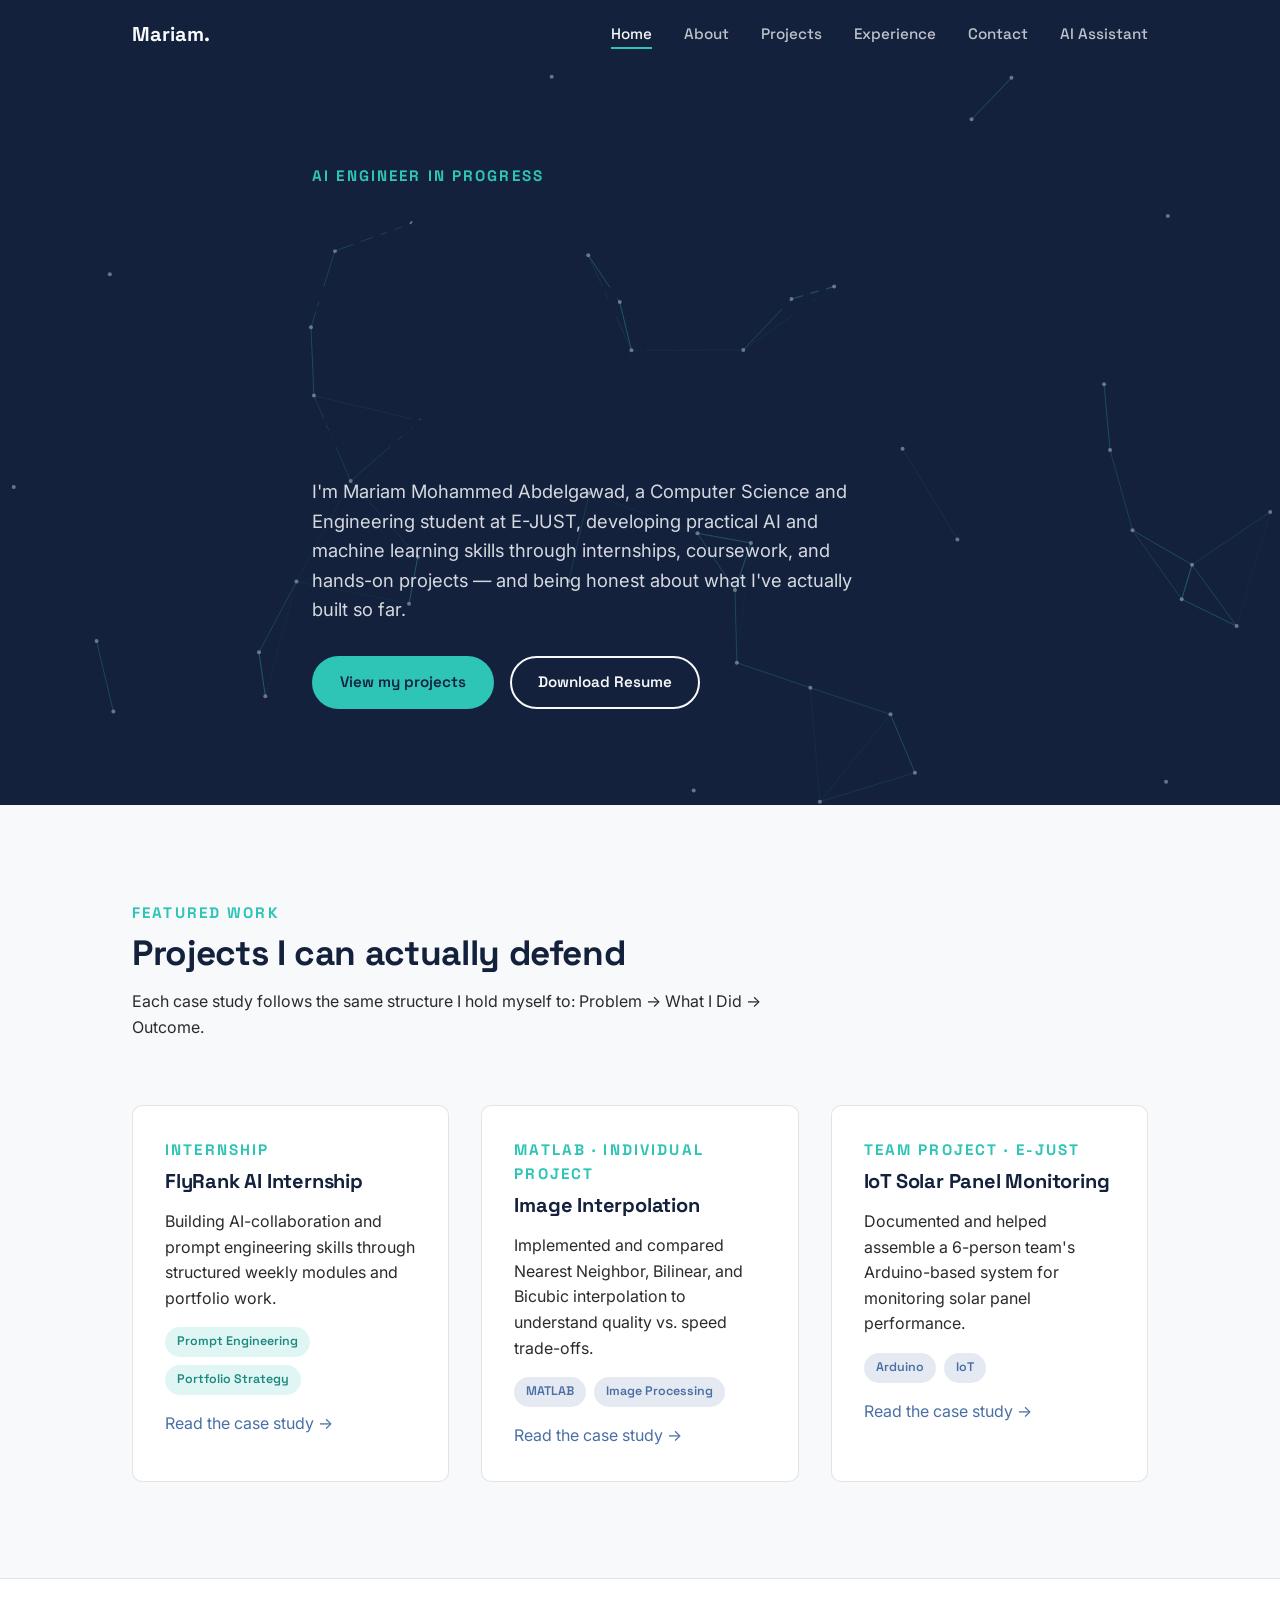
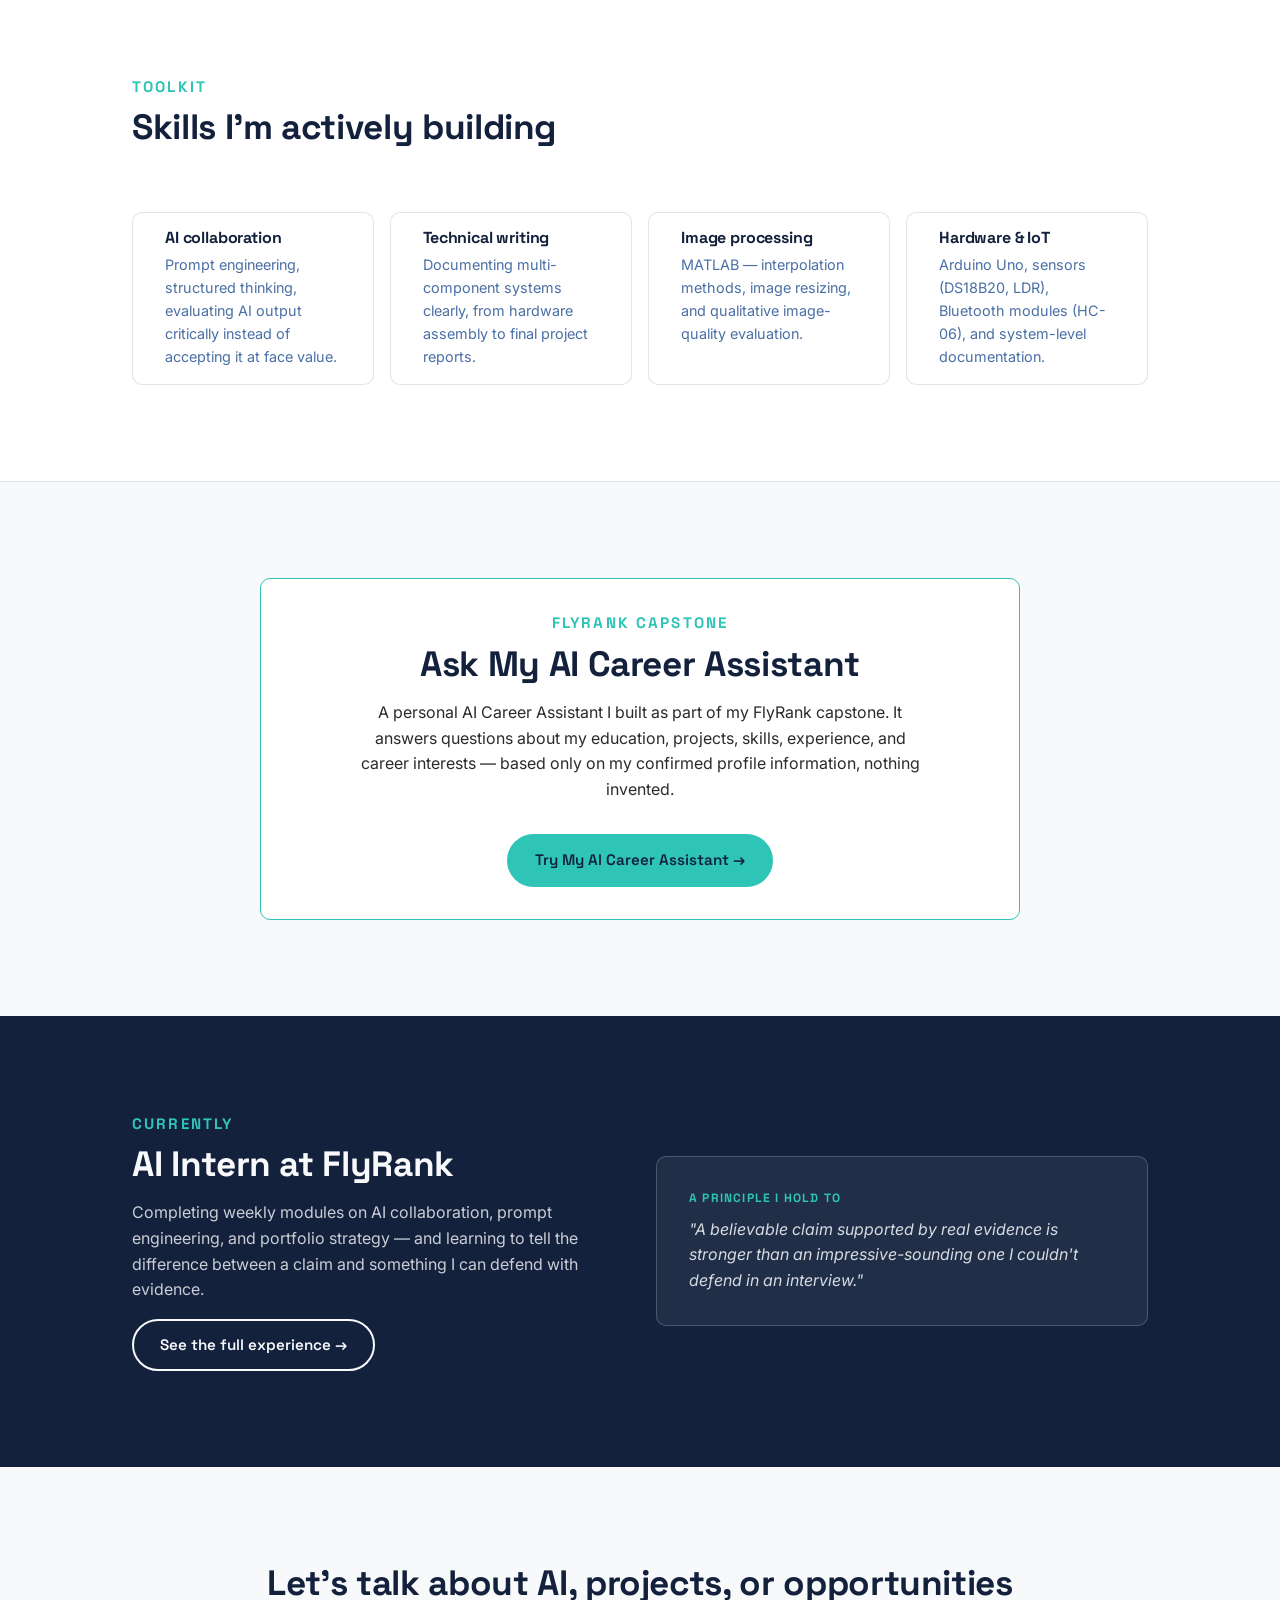
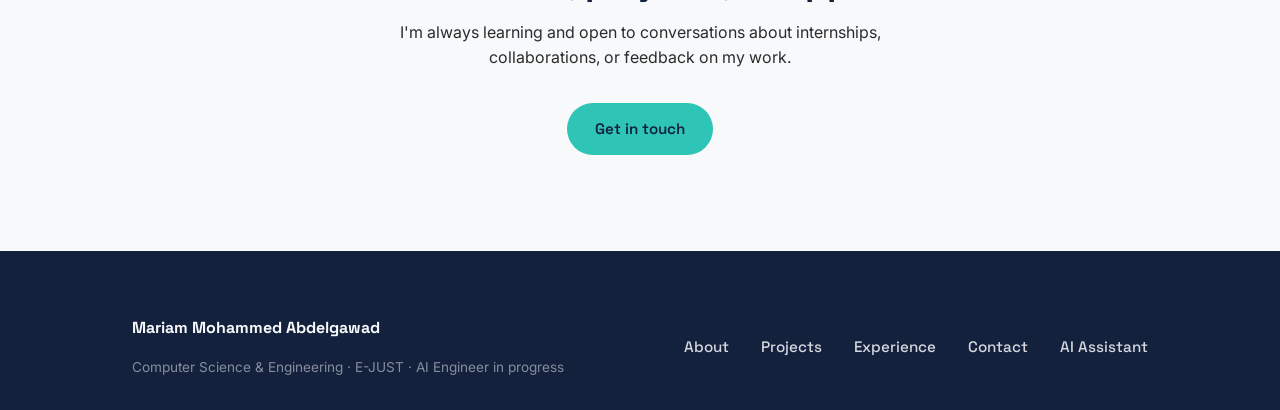
<file: index.html>
<!DOCTYPE html>
<html lang="en">
<head>
  <meta charset="UTF-8" />
  <meta name="viewport" content="width=device-width, initial-scale=1.0" />
  <title>Mariam Mohammed Abdelgawad — AI Engineering Portfolio</title>
  <meta name="description" content="Computer Science student at E-JUST building practical AI and machine learning skills through real projects and continuous learning." />
  <link rel="preconnect" href="https://fonts.googleapis.com">
  <link rel="preconnect" href="https://fonts.gstatic.com" crossorigin>
  <link href="https://fonts.googleapis.com/css2?family=Space+Grotesk:wght@500;600;700&family=Inter:wght@400;500;600&display=swap" rel="stylesheet">
  <link rel="stylesheet" href="css/style.css" />
</head>
<body>

  <header class="site-header">
    <nav class="nav">
      <a href="index.html" class="nav-brand">Mariam.</a>
      <button class="nav-toggle" aria-label="Toggle menu" aria-expanded="false">☰</button>
      <ul class="nav-links">
        <li><a href="index.html" aria-current="page">Home</a></li>
        <li><a href="about.html">About</a></li>
        <li><a href="projects.html">Projects</a></li>
        <li><a href="experience.html">Experience</a></li>
        <li><a href="contact.html">Contact</a></li>
        <li><a href="mariam_career_assistant.html" target="_blank" rel="noopener">AI Assistant</a></li>
      </ul>
    </nav>
  </header>

  <main>

    <!-- ============ HERO ============ -->
    <section class="hero">
      <canvas id="hero-canvas" aria-hidden="true"></canvas>
      <div class="container hero-inner">
        <span class="eyebrow">AI Engineer in progress</span>
        <h1>Computer science student learning by building, not just studying.</h1>
        <p class="lede">
          I'm Mariam Mohammed Abdelgawad, a Computer Science and Engineering student at E-JUST, developing
          practical AI and machine learning skills through internships, coursework,
          and hands-on projects — and being honest about what I've actually built so far.
        </p>
        <div class="hero-actions">
          <a href="projects.html" class="btn btn-primary">View my projects</a>
          <a href="assets/resume.pdf" class="btn btn-outline" target="_blank" rel="noopener" download>Download Resume</a>
        </div>
      </div>
    </section>

    <!-- ============ FEATURED PROJECTS ============ -->
    <section class="section">
      <div class="container">
        <div class="section-head">
          <span class="eyebrow">Featured work</span>
          <h2>Projects I can actually defend</h2>
          <p>Each case study follows the same structure I hold myself to: Problem → What I Did → Outcome.</p>
        </div>

        <div class="grid grid-3">
          <article class="card">
            <span class="eyebrow">Internship</span>
            <h3>FlyRank AI Internship</h3>
            <p>Building AI-collaboration and prompt engineering skills through structured weekly modules and portfolio work.</p>
            <div class="tag-row">
              <span class="tag tag-teal">Prompt Engineering</span>
              <span class="tag tag-teal">Portfolio Strategy</span>
            </div>
            <a href="projects.html#flyrank">Read the case study →</a>
          </article>

          <article class="card">
            <span class="eyebrow">MATLAB · Individual project</span>
            <h3>Image Interpolation</h3>
            <p>Implemented and compared Nearest Neighbor, Bilinear, and Bicubic interpolation to understand quality vs. speed trade-offs.</p>
            <div class="tag-row">
              <span class="tag">MATLAB</span>
              <span class="tag">Image Processing</span>
            </div>
            <a href="projects.html#interpolation">Read the case study →</a>
          </article>

          <article class="card">
            <span class="eyebrow">Team project · E-JUST</span>
            <h3>IoT Solar Panel Monitoring</h3>
            <p>Documented and helped assemble a 6-person team's Arduino-based system for monitoring solar panel performance.</p>
            <div class="tag-row">
              <span class="tag">Arduino</span>
              <span class="tag">IoT</span>
            </div>
            <a href="projects.html#solar">Read the case study →</a>
          </article>
        </div>
      </div>
    </section>

    <!-- ============ SKILLS ============ -->
    <section class="section section-alt">
      <div class="container">
        <div class="section-head">
          <span class="eyebrow">Toolkit</span>
          <h2>Skills I'm actively building</h2>
        </div>
        <div class="skills-grid">
          <div class="skill-card">
            <h3>AI collaboration</h3>
            <p>Prompt engineering, structured thinking, evaluating AI output critically instead of accepting it at face value.</p>
          </div>
          <div class="skill-card">
            <h3>Technical writing</h3>
            <p>Documenting multi-component systems clearly, from hardware assembly to final project reports.</p>
          </div>
          <div class="skill-card">
            <h3>Image processing</h3>
            <p>MATLAB — interpolation methods, image resizing, and qualitative image-quality evaluation.</p>
          </div>
          <div class="skill-card">
            <h3>Hardware &amp; IoT</h3>
            <p>Arduino Uno, sensors (DS18B20, LDR), Bluetooth modules (HC-06), and system-level documentation.</p>
          </div>
        </div>
      </div>
    </section>

    <!-- ============ AI CAREER ASSISTANT ============ -->
    <section class="section">
      <div class="container">
        <div class="card" style="max-width:760px; margin:0 auto; text-align:center; border-color:var(--teal);">
          <span class="eyebrow">FlyRank capstone</span>
          <h2>Ask My AI Career Assistant</h2>
          <p style="max-width:560px; margin:0 auto var(--space-md);">
            A personal AI Career Assistant I built as part of my FlyRank capstone. It
            answers questions about my education, projects, skills, experience, and
            career interests — based only on my confirmed profile information, nothing invented.
          </p>
          <a href="mariam_career_assistant.html" class="btn btn-primary" target="_blank" rel="noopener">Try My AI Career Assistant →</a>
        </div>
      </div>
    </section>

    <!-- ============ EXPERIENCE PREVIEW ============ -->
    <section class="section section-navy">
      <div class="container">
        <div class="grid grid-2" style="align-items:center;">
          <div>
            <span class="eyebrow">Currently</span>
            <h2>AI Intern at FlyRank</h2>
            <p style="color:rgba(247,249,251,0.8);">
              Completing weekly modules on AI collaboration, prompt engineering, and portfolio strategy —
              and learning to tell the difference between a claim and something I can defend with evidence.
            </p>
            <a href="experience.html" class="btn btn-outline">See the full experience →</a>
          </div>
          <div>
            <div class="card" style="background:rgba(247,249,251,0.06); border-color:rgba(247,249,251,0.2);">
              <span class="compare-label" style="color:var(--teal);">A principle I hold to</span>
              <p style="color:rgba(247,249,251,0.85); font-style:italic; margin:0;">
                "A believable claim supported by real evidence is stronger than an
                impressive-sounding one I couldn't defend in an interview."
              </p>
            </div>
          </div>
        </div>
      </div>
    </section>

    <!-- ============ CONTACT CTA ============ -->
    <section class="section">
      <div class="container" style="text-align:center;">
        <h2>Let's talk about AI, projects, or opportunities</h2>
        <p style="max-width:520px; margin:0 auto var(--space-md);">
          I'm always learning and open to conversations about internships, collaborations, or feedback on my work.
        </p>
        <a href="contact.html" class="btn btn-primary">Get in touch</a>
      </div>
    </section>

  </main>

  <footer class="site-footer">
    <div class="container footer-inner">
      <div>
        <strong style="color:var(--offwhite); font-family:var(--font-heading);">Mariam Mohammed Abdelgawad</strong>
        <div class="footer-note">Computer Science &amp; Engineering · E-JUST · AI Engineer in progress</div>
      </div>
      <ul class="nav-links" style="position:static; flex-direction:row; padding:0; background:none;">
        <li><a href="about.html">About</a></li>
        <li><a href="projects.html">Projects</a></li>
        <li><a href="experience.html">Experience</a></li>
        <li><a href="contact.html">Contact</a></li>
        <li><a href="mariam_career_assistant.html" target="_blank" rel="noopener">AI Assistant</a></li>
      </ul>
    </div>
  </footer>

  <script src="js/script.js"></script>
</body>
</html>
</file>
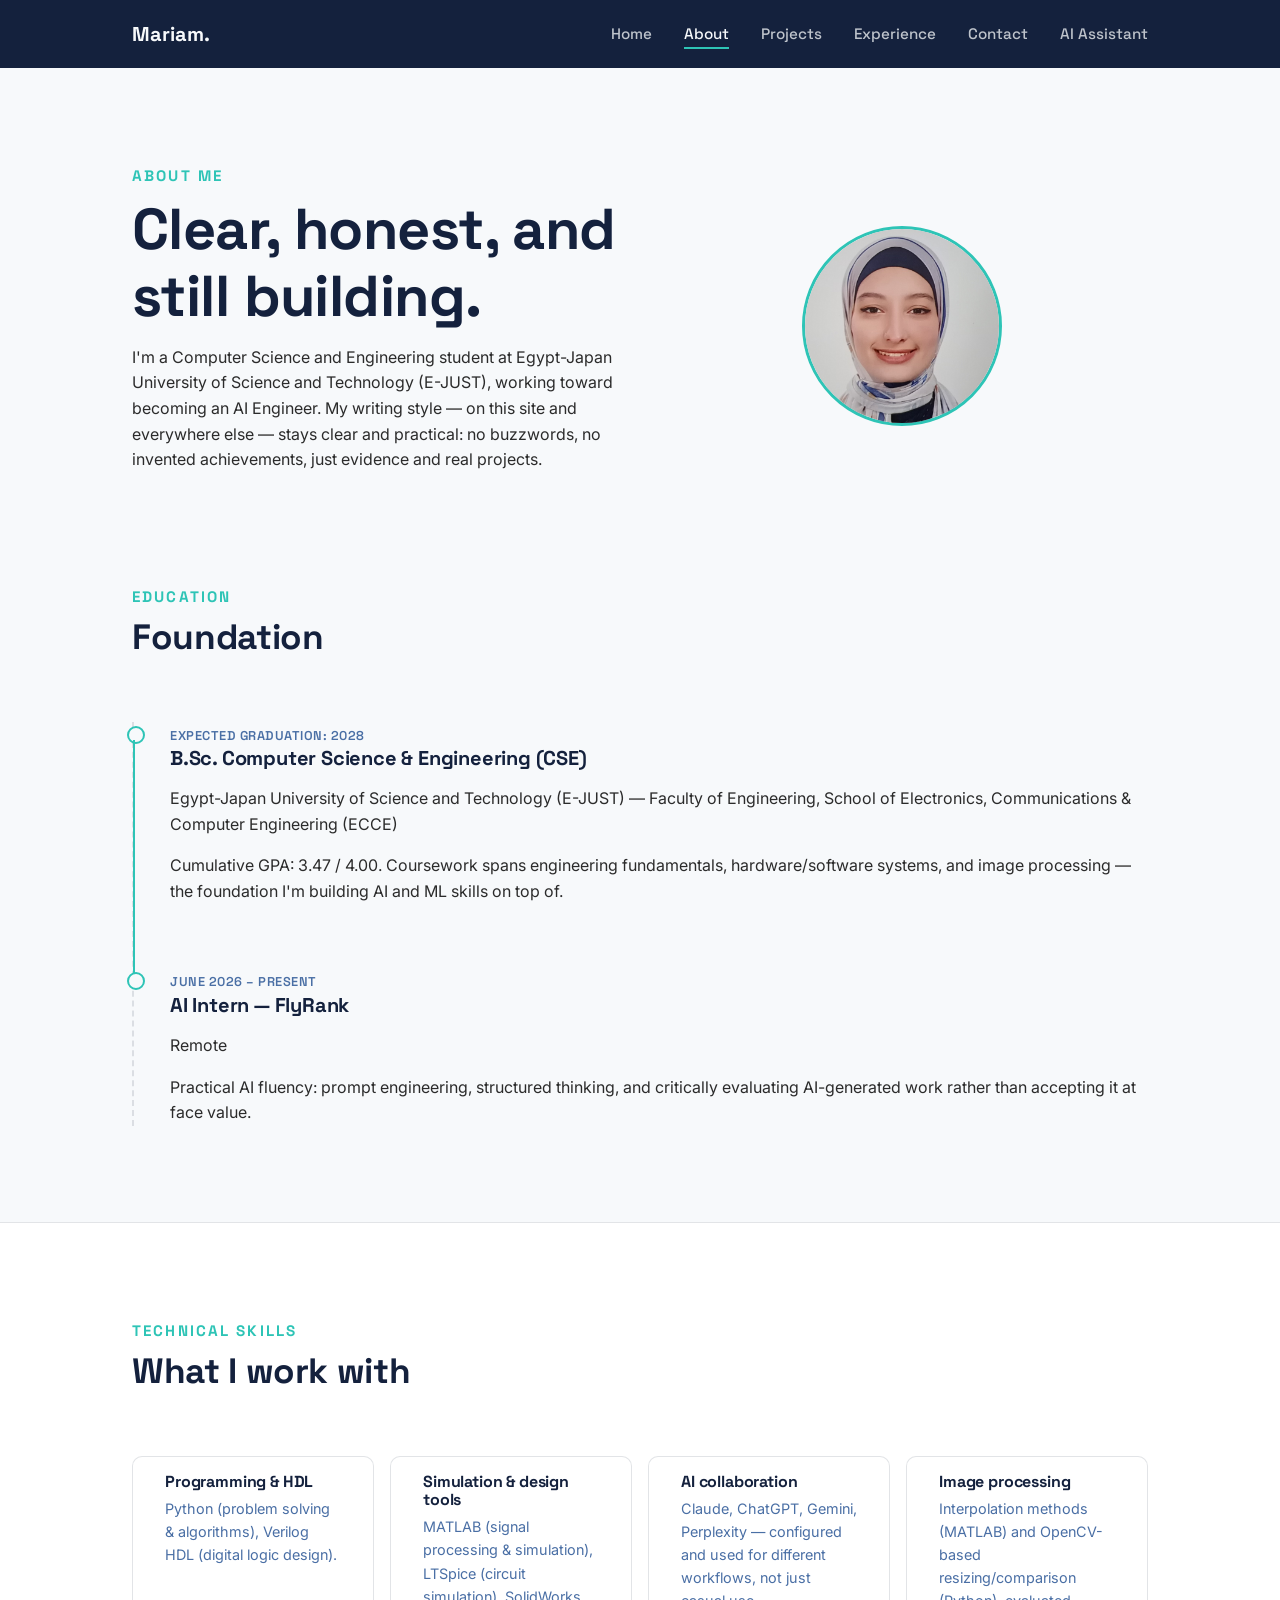
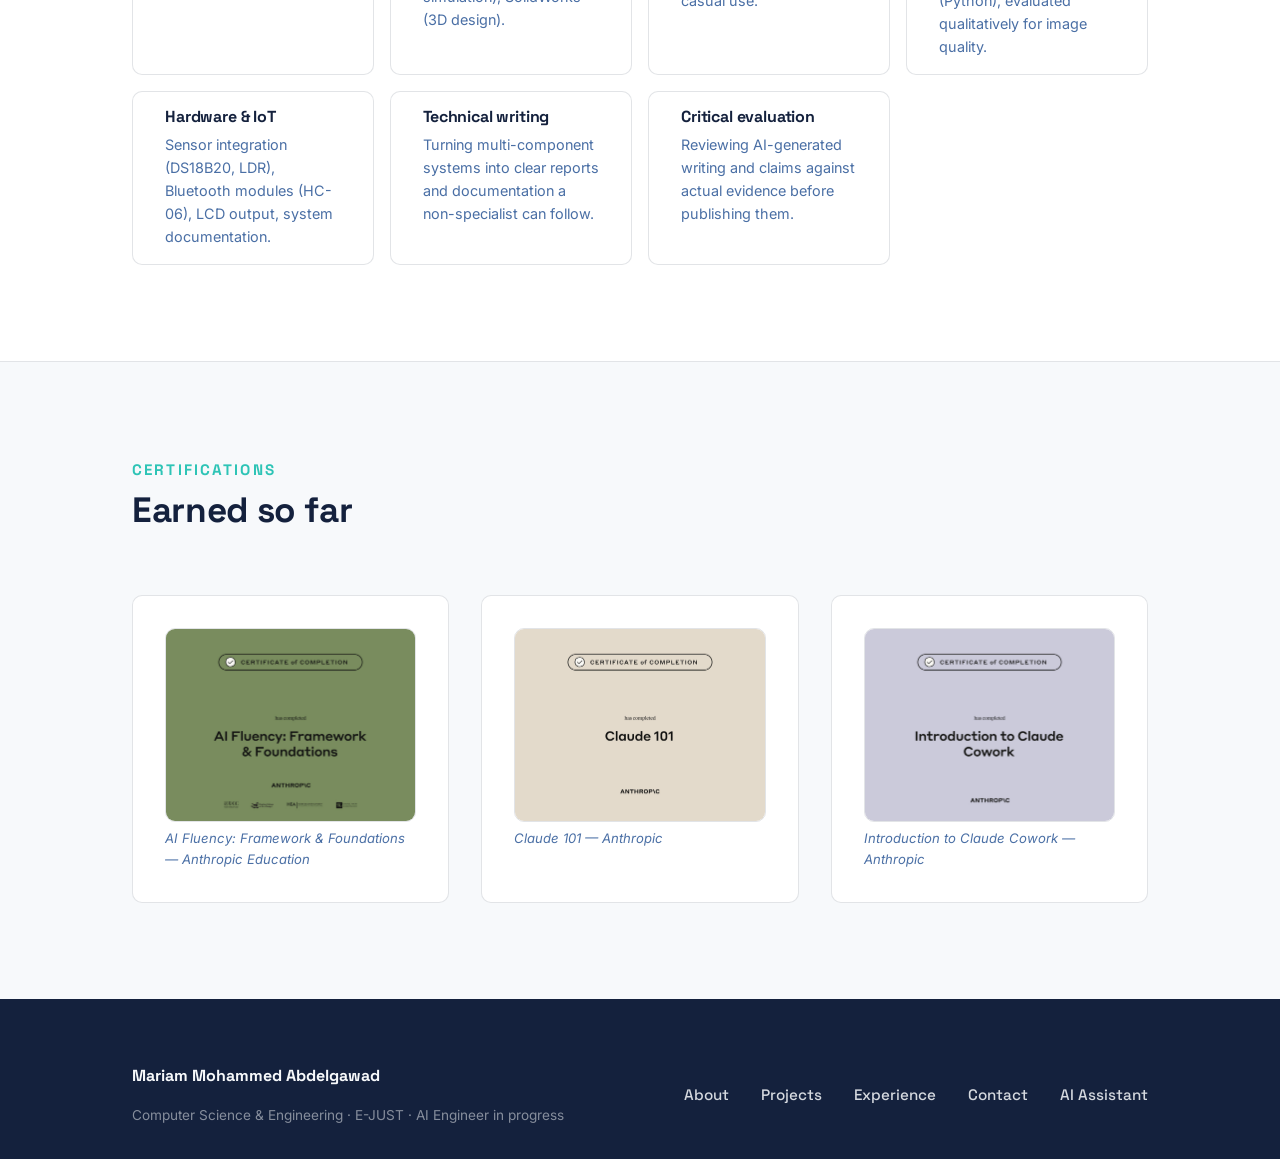
<file: about.html>
<!DOCTYPE html>
<html lang="en">
<head>
  <meta charset="UTF-8" />
  <meta name="viewport" content="width=device-width, initial-scale=1.0" />
  <title>About — Mariam Mohammed Abdelgawad</title>
  <meta name="description" content="Education, technical skills, and certifications for Mariam Mohammed Abdelgawad, a Computer Science and Engineering student at E-JUST." />
  <link rel="preconnect" href="https://fonts.googleapis.com">
  <link rel="preconnect" href="https://fonts.gstatic.com" crossorigin>
  <link href="https://fonts.googleapis.com/css2?family=Space+Grotesk:wght@500;600;700&family=Inter:wght@400;500;600&display=swap" rel="stylesheet">
  <link rel="stylesheet" href="css/style.css" />
</head>
<body>

  <header class="site-header">
    <nav class="nav">
      <a href="index.html" class="nav-brand">Mariam.</a>
      <button class="nav-toggle" aria-label="Toggle menu" aria-expanded="false">☰</button>
      <ul class="nav-links">
        <li><a href="index.html">Home</a></li>
        <li><a href="about.html" aria-current="page">About</a></li>
        <li><a href="projects.html">Projects</a></li>
        <li><a href="experience.html">Experience</a></li>
        <li><a href="contact.html">Contact</a></li>
        <li><a href="mariam_career_assistant.html" target="_blank" rel="noopener">AI Assistant</a></li>
      </ul>
    </nav>
  </header>

  <main>

    <section class="section" style="padding-bottom: 0;">
      <div class="container">
        <div class="grid grid-2" style="align-items:center;">
          <div>
            <span class="eyebrow">About me</span>
            <h1>Clear, honest, and still building.</h1>
            <p>
              I'm a Computer Science and Engineering student at Egypt-Japan University
              of Science and Technology (E-JUST), working toward becoming an AI Engineer.
              My writing style — on this site and everywhere else — stays clear and
              practical: no buzzwords, no invented achievements, just evidence and real projects.
            </p>
          </div>
          <div style="display:flex; justify-content:center;">
            <img src="assets/profile.jpg" alt="Portrait of Mariam Mohammed Abdelgawad" class="avatar-photo" width="640" height="640" />
          </div>
        </div>
      </div>
    </section>

    <!-- ============ EDUCATION ============ -->
    <section class="section">
      <div class="container">
        <div class="section-head">
          <span class="eyebrow">Education</span>
          <h2>Foundation</h2>
        </div>

        <div class="trail">
          <div class="trail-item">
            <span class="trail-date">Expected graduation: 2028</span>
            <h3>B.Sc. Computer Science &amp; Engineering (CSE)</h3>
            <p>Egypt-Japan University of Science and Technology (E-JUST) — Faculty of Engineering, School of Electronics, Communications &amp; Computer Engineering (ECCE)</p>
            <p style="margin:0;">Cumulative GPA: 3.47 / 4.00. Coursework spans engineering fundamentals, hardware/software systems, and image processing — the foundation I'm building AI and ML skills on top of.</p>
          </div>

          <div class="trail-item">
            <span class="trail-date">June 2026 – Present</span>
            <h3>AI Intern — FlyRank</h3>
            <p>Remote</p>
            <p style="margin:0;">Practical AI fluency: prompt engineering, structured thinking, and critically evaluating AI-generated work rather than accepting it at face value.</p>
          </div>
        </div>
      </div>
    </section>

    <!-- ============ TECHNICAL SKILLS ============ -->
    <section class="section section-alt">
      <div class="container">
        <div class="section-head">
          <span class="eyebrow">Technical skills</span>
          <h2>What I work with</h2>
        </div>
        <div class="skills-grid">
          <div class="skill-card">
            <h3>Programming &amp; HDL</h3>
            <p>Python (problem solving &amp; algorithms), Verilog HDL (digital logic design).</p>
          </div>
          <div class="skill-card">
            <h3>Simulation &amp; design tools</h3>
            <p>MATLAB (signal processing &amp; simulation), LTSpice (circuit simulation), SolidWorks (3D design).</p>
          </div>
          <div class="skill-card">
            <h3>AI collaboration</h3>
            <p>Claude, ChatGPT, Gemini, Perplexity — configured and used for different workflows, not just casual use.</p>
          </div>
          <div class="skill-card">
            <h3>Image processing</h3>
            <p>Interpolation methods (MATLAB) and OpenCV-based resizing/comparison (Python), evaluated qualitatively for image quality.</p>
          </div>
          <div class="skill-card">
            <h3>Hardware &amp; IoT</h3>
            <p>Sensor integration (DS18B20, LDR), Bluetooth modules (HC-06), LCD output, system documentation.</p>
          </div>
          <div class="skill-card">
            <h3>Technical writing</h3>
            <p>Turning multi-component systems into clear reports and documentation a non-specialist can follow.</p>
          </div>
          <div class="skill-card">
            <h3>Critical evaluation</h3>
            <p>Reviewing AI-generated writing and claims against actual evidence before publishing them.</p>
          </div>
        </div>
      </div>
    </section>

    <!-- ============ CERTIFICATIONS ============ -->
    <section class="section">
      <div class="container">
        <div class="section-head">
          <span class="eyebrow">Certifications</span>
          <h2>Earned so far</h2>
        </div>
        <div class="grid grid-3">
          <div class="card">
            <figure class="figure" style="margin:0;">
              <img src="assets/cert-ai-fluency.jpg" alt="Certificate of completion: AI Fluency — Framework and Foundations, issued by Anthropic Education" loading="lazy" />
              <figcaption>AI Fluency: Framework &amp; Foundations — Anthropic Education</figcaption>
            </figure>
          </div>
          <div class="card">
            <figure class="figure" style="margin:0;">
              <img src="assets/cert-claude-101.jpg" alt="Certificate of completion: Claude 101, issued by Anthropic" loading="lazy" />
              <figcaption>Claude 101 — Anthropic</figcaption>
            </figure>
          </div>
          <div class="card">
            <figure class="figure" style="margin:0;">
              <img src="assets/cert-claude-cowork.jpg" alt="Certificate of completion: Introduction to Claude Cowork, issued by Anthropic" loading="lazy" />
              <figcaption>Introduction to Claude Cowork — Anthropic</figcaption>
            </figure>
          </div>
        </div>
      </div>
    </section>

  </main>

  <footer class="site-footer">
    <div class="container footer-inner">
      <div>
        <strong style="color:var(--offwhite); font-family:var(--font-heading);">Mariam Mohammed Abdelgawad</strong>
        <div class="footer-note">Computer Science &amp; Engineering · E-JUST · AI Engineer in progress</div>
      </div>
      <ul class="nav-links" style="position:static; flex-direction:row; padding:0; background:none;">
        <li><a href="about.html">About</a></li>
        <li><a href="projects.html">Projects</a></li>
        <li><a href="experience.html">Experience</a></li>
        <li><a href="contact.html">Contact</a></li>
        <li><a href="mariam_career_assistant.html" target="_blank" rel="noopener">AI Assistant</a></li>
      </ul>
    </div>
  </footer>

  <script src="js/script.js"></script>
</body>
</html>
</file>
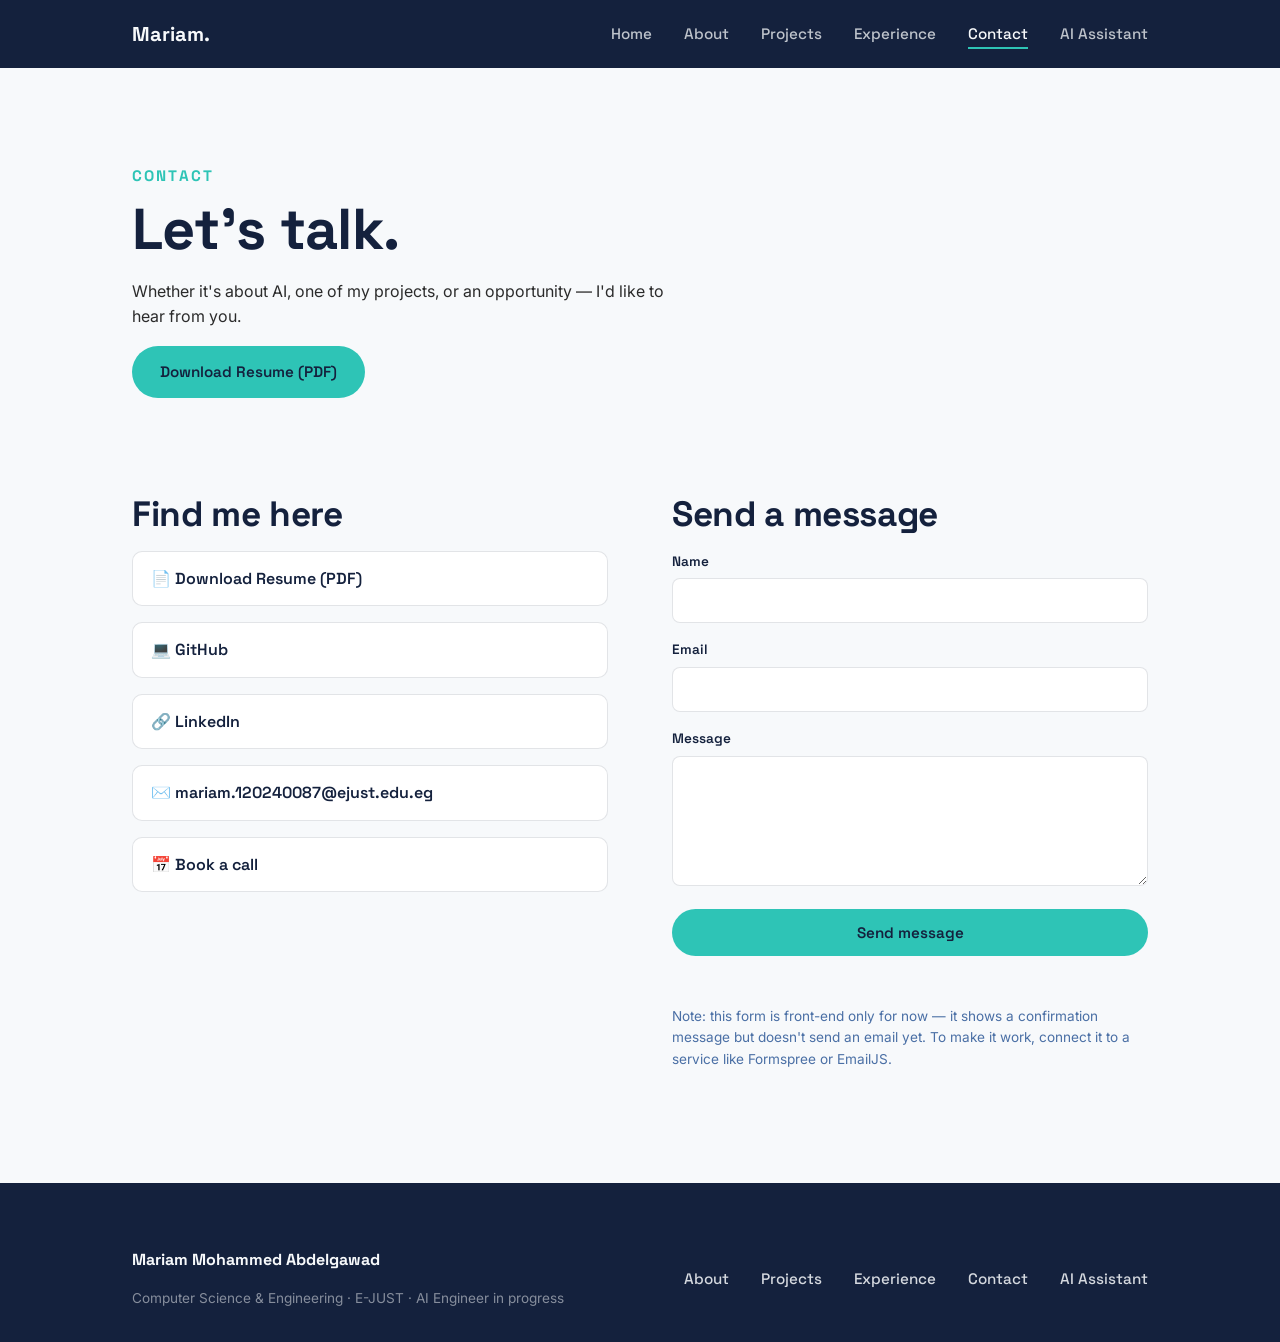
<file: contact.html>
<!DOCTYPE html>
<html lang="en">
<head>
  <meta charset="UTF-8" />
  <meta name="viewport" content="width=device-width, initial-scale=1.0" />
  <title>Contact — Mariam Mohammed Abdelgawad</title>
  <meta name="description" content="Get in touch with Mariam Mohammed Abdelgawad — resume, GitHub, LinkedIn, and email." />
  <link rel="preconnect" href="https://fonts.googleapis.com">
  <link rel="preconnect" href="https://fonts.gstatic.com" crossorigin>
  <link href="https://fonts.googleapis.com/css2?family=Space+Grotesk:wght@500;600;700&family=Inter:wght@400;500;600&display=swap" rel="stylesheet">
  <link rel="stylesheet" href="css/style.css" />
</head>
<body>

  <header class="site-header">
    <nav class="nav">
      <a href="index.html" class="nav-brand">Mariam.</a>
      <button class="nav-toggle" aria-label="Toggle menu" aria-expanded="false">☰</button>
      <ul class="nav-links">
        <li><a href="index.html">Home</a></li>
        <li><a href="about.html">About</a></li>
        <li><a href="projects.html">Projects</a></li>
        <li><a href="experience.html">Experience</a></li>
        <li><a href="contact.html" aria-current="page">Contact</a></li>
        <li><a href="mariam_career_assistant.html" target="_blank" rel="noopener">AI Assistant</a></li>
      </ul>
    </nav>
  </header>

  <main>

    <section class="section" style="padding-bottom:0;">
      <div class="container">
        <span class="eyebrow">Contact</span>
        <h1>Let's talk.</h1>
        <p style="max-width:560px;">
          Whether it's about AI, one of my projects, or an opportunity — I'd like to hear from you.
        </p>
        <a href="assets/resume.pdf" class="btn btn-primary" target="_blank" rel="noopener" download>Download Resume (PDF)</a>
      </div>
    </section>

    <section class="section">
      <div class="container contact-grid">

        <div>
          <h2>Find me here</h2>
          <ul class="contact-links">
            <li>
              <a href="assets/resume.pdf" target="_blank" rel="noopener" download>📄 Download Resume (PDF)</a>
            </li>
            <li>
              <a href="https://github.com/mariam-abdelgawad" target="_blank" rel="noopener">💻 GitHub</a>
            </li>
            <li>
              <a href="https://www.linkedin.com/in/mariam-abdelgawad-936436411" target="_blank" rel="noopener">🔗 LinkedIn</a>
            </li>
            <li>
              <a href="mailto:mariam.120240087@ejust.edu.eg">✉️ mariam.120240087@ejust.edu.eg</a>
            </li>
            <li>
              <a href="https://calendly.com/mariam-abdelgawad" target="_blank" rel="noopener">📅 Book a call</a>
            </li>
          </ul>
        </div>

        <div>
          <h2>Send a message</h2>
          <form class="contact-form">
            <div>
              <label for="name">Name</label>
              <input type="text" id="name" name="name" required />
            </div>
            <div>
              <label for="email">Email</label>
              <input type="email" id="email" name="email" required />
            </div>
            <div>
              <label for="message">Message</label>
              <textarea id="message" name="message" required></textarea>
            </div>
            <button type="submit" class="btn btn-primary">Send message</button>
            <p class="form-status" role="status"></p>
          </form>
          <p style="font-size:0.85rem; color:var(--steel);">
            Note: this form is front-end only for now — it shows a confirmation message
            but doesn't send an email yet. To make it work, connect it to a service like
            <a href="https://formspree.io" target="_blank" rel="noopener">Formspree</a>
            or <a href="https://www.emailjs.com" target="_blank" rel="noopener">EmailJS</a>.
          </p>
        </div>

      </div>
    </section>

  </main>

  <footer class="site-footer">
    <div class="container footer-inner">
      <div>
        <strong style="color:var(--offwhite); font-family:var(--font-heading);">Mariam Mohammed Abdelgawad</strong>
        <div class="footer-note">Computer Science &amp; Engineering · E-JUST · AI Engineer in progress</div>
      </div>
      <ul class="nav-links" style="position:static; flex-direction:row; padding:0; background:none;">
        <li><a href="about.html">About</a></li>
        <li><a href="projects.html">Projects</a></li>
        <li><a href="experience.html">Experience</a></li>
        <li><a href="contact.html">Contact</a></li>
        <li><a href="mariam_career_assistant.html" target="_blank" rel="noopener">AI Assistant</a></li>
      </ul>
    </div>
  </footer>

  <script src="js/script.js"></script>
</body>
</html>
</file>
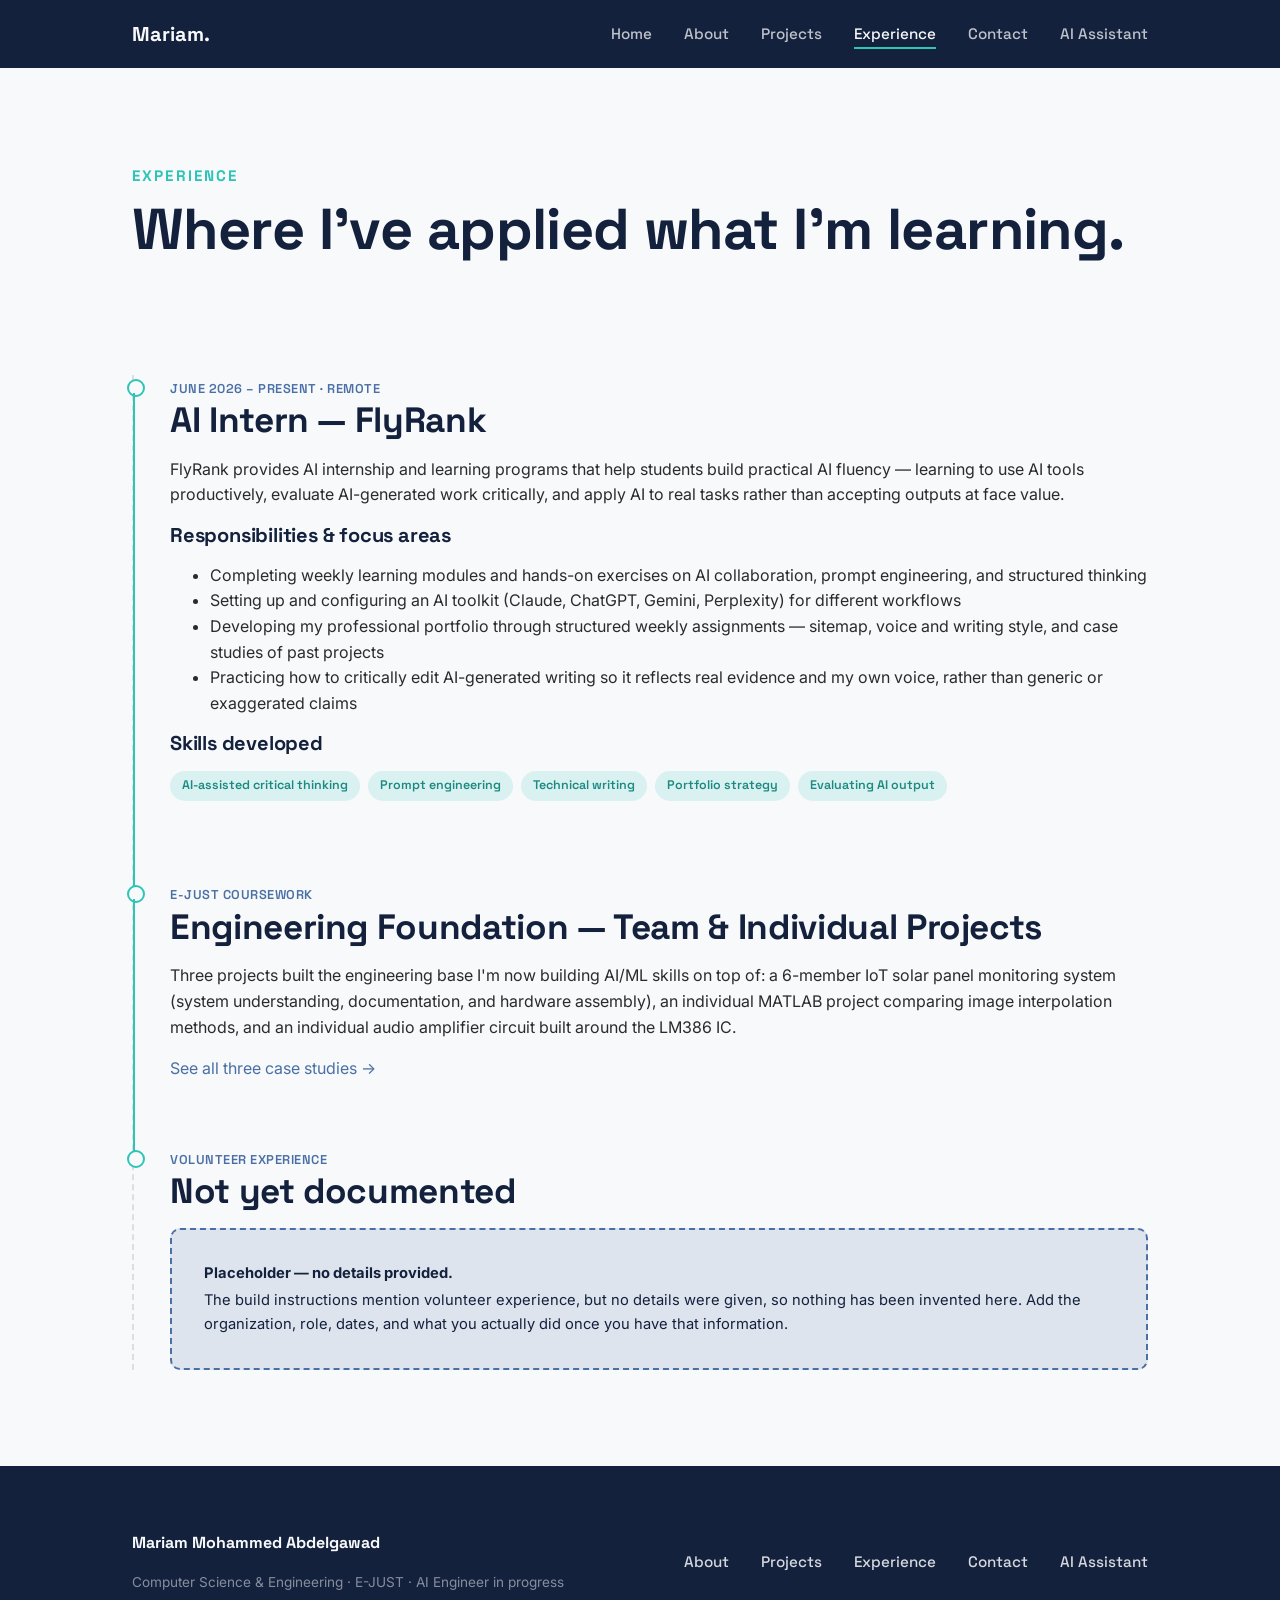
<file: experience.html>
<!DOCTYPE html>
<html lang="en">
<head>
  <meta charset="UTF-8" />
  <meta name="viewport" content="width=device-width, initial-scale=1.0" />
  <title>Experience — Mariam Mohammed Abdelgawad</title>
  <meta name="description" content="AI internship experience and volunteer work for Mariam Mohammed Abdelgawad, a Computer Science and Engineering student at E-JUST." />
  <link rel="preconnect" href="https://fonts.googleapis.com">
  <link rel="preconnect" href="https://fonts.gstatic.com" crossorigin>
  <link href="https://fonts.googleapis.com/css2?family=Space+Grotesk:wght@500;600;700&family=Inter:wght@400;500;600&display=swap" rel="stylesheet">
  <link rel="stylesheet" href="css/style.css" />
</head>
<body>

  <header class="site-header">
    <nav class="nav">
      <a href="index.html" class="nav-brand">Mariam.</a>
      <button class="nav-toggle" aria-label="Toggle menu" aria-expanded="false">☰</button>
      <ul class="nav-links">
        <li><a href="index.html">Home</a></li>
        <li><a href="about.html">About</a></li>
        <li><a href="projects.html">Projects</a></li>
        <li><a href="experience.html" aria-current="page">Experience</a></li>
        <li><a href="contact.html">Contact</a></li>
        <li><a href="mariam_career_assistant.html" target="_blank" rel="noopener">AI Assistant</a></li>
      </ul>
    </nav>
  </header>

  <main>

    <section class="section" style="padding-bottom:0;">
      <div class="container">
        <span class="eyebrow">Experience</span>
        <h1>Where I've applied what I'm learning.</h1>
      </div>
    </section>

    <section class="section">
      <div class="container">
        <div class="trail">

          <div class="trail-item">
            <span class="trail-date">June 2026 – Present · Remote</span>
            <h2>AI Intern — FlyRank</h2>
            <p>
              FlyRank provides AI internship and learning programs that help students
              build practical AI fluency — learning to use AI tools productively,
              evaluate AI-generated work critically, and apply AI to real tasks rather
              than accepting outputs at face value.
            </p>

            <h3>Responsibilities &amp; focus areas</h3>
            <ul>
              <li>Completing weekly learning modules and hands-on exercises on AI collaboration, prompt engineering, and structured thinking</li>
              <li>Setting up and configuring an AI toolkit (Claude, ChatGPT, Gemini, Perplexity) for different workflows</li>
              <li>Developing my professional portfolio through structured weekly assignments — sitemap, voice and writing style, and case studies of past projects</li>
              <li>Practicing how to critically edit AI-generated writing so it reflects real evidence and my own voice, rather than generic or exaggerated claims</li>
            </ul>

            <h3>Skills developed</h3>
            <div class="tag-row">
              <span class="tag tag-teal">AI-assisted critical thinking</span>
              <span class="tag tag-teal">Prompt engineering</span>
              <span class="tag tag-teal">Technical writing</span>
              <span class="tag tag-teal">Portfolio strategy</span>
              <span class="tag tag-teal">Evaluating AI output</span>
            </div>
          </div>

          <div class="trail-item">
            <span class="trail-date">E-JUST coursework</span>
            <h2>Engineering Foundation — Team &amp; Individual Projects</h2>
            <p>
              Three projects built the engineering base I'm now building AI/ML skills on
              top of: a 6-member IoT solar panel monitoring system (system understanding,
              documentation, and hardware assembly), an individual MATLAB project
              comparing image interpolation methods, and an individual audio amplifier
              circuit built around the LM386 IC.
            </p>
            <a href="projects.html">See all three case studies →</a>
          </div>

          <div class="trail-item">
            <span class="trail-date">Volunteer experience</span>
            <h2>Not yet documented</h2>
            <div class="placeholder">
              <strong>Placeholder — no details provided.</strong>
              The build instructions mention volunteer experience, but no details were
              given, so nothing has been invented here. Add the organization, role,
              dates, and what you actually did once you have that information.
            </div>
          </div>

        </div>
      </div>
    </section>

  </main>

  <footer class="site-footer">
    <div class="container footer-inner">
      <div>
        <strong style="color:var(--offwhite); font-family:var(--font-heading);">Mariam Mohammed Abdelgawad</strong>
        <div class="footer-note">Computer Science &amp; Engineering · E-JUST · AI Engineer in progress</div>
      </div>
      <ul class="nav-links" style="position:static; flex-direction:row; padding:0; background:none;">
        <li><a href="about.html">About</a></li>
        <li><a href="projects.html">Projects</a></li>
        <li><a href="experience.html">Experience</a></li>
        <li><a href="contact.html">Contact</a></li>
        <li><a href="mariam_career_assistant.html" target="_blank" rel="noopener">AI Assistant</a></li>
      </ul>
    </div>
  </footer>

  <script src="js/script.js"></script>
</body>
</html>
</file>
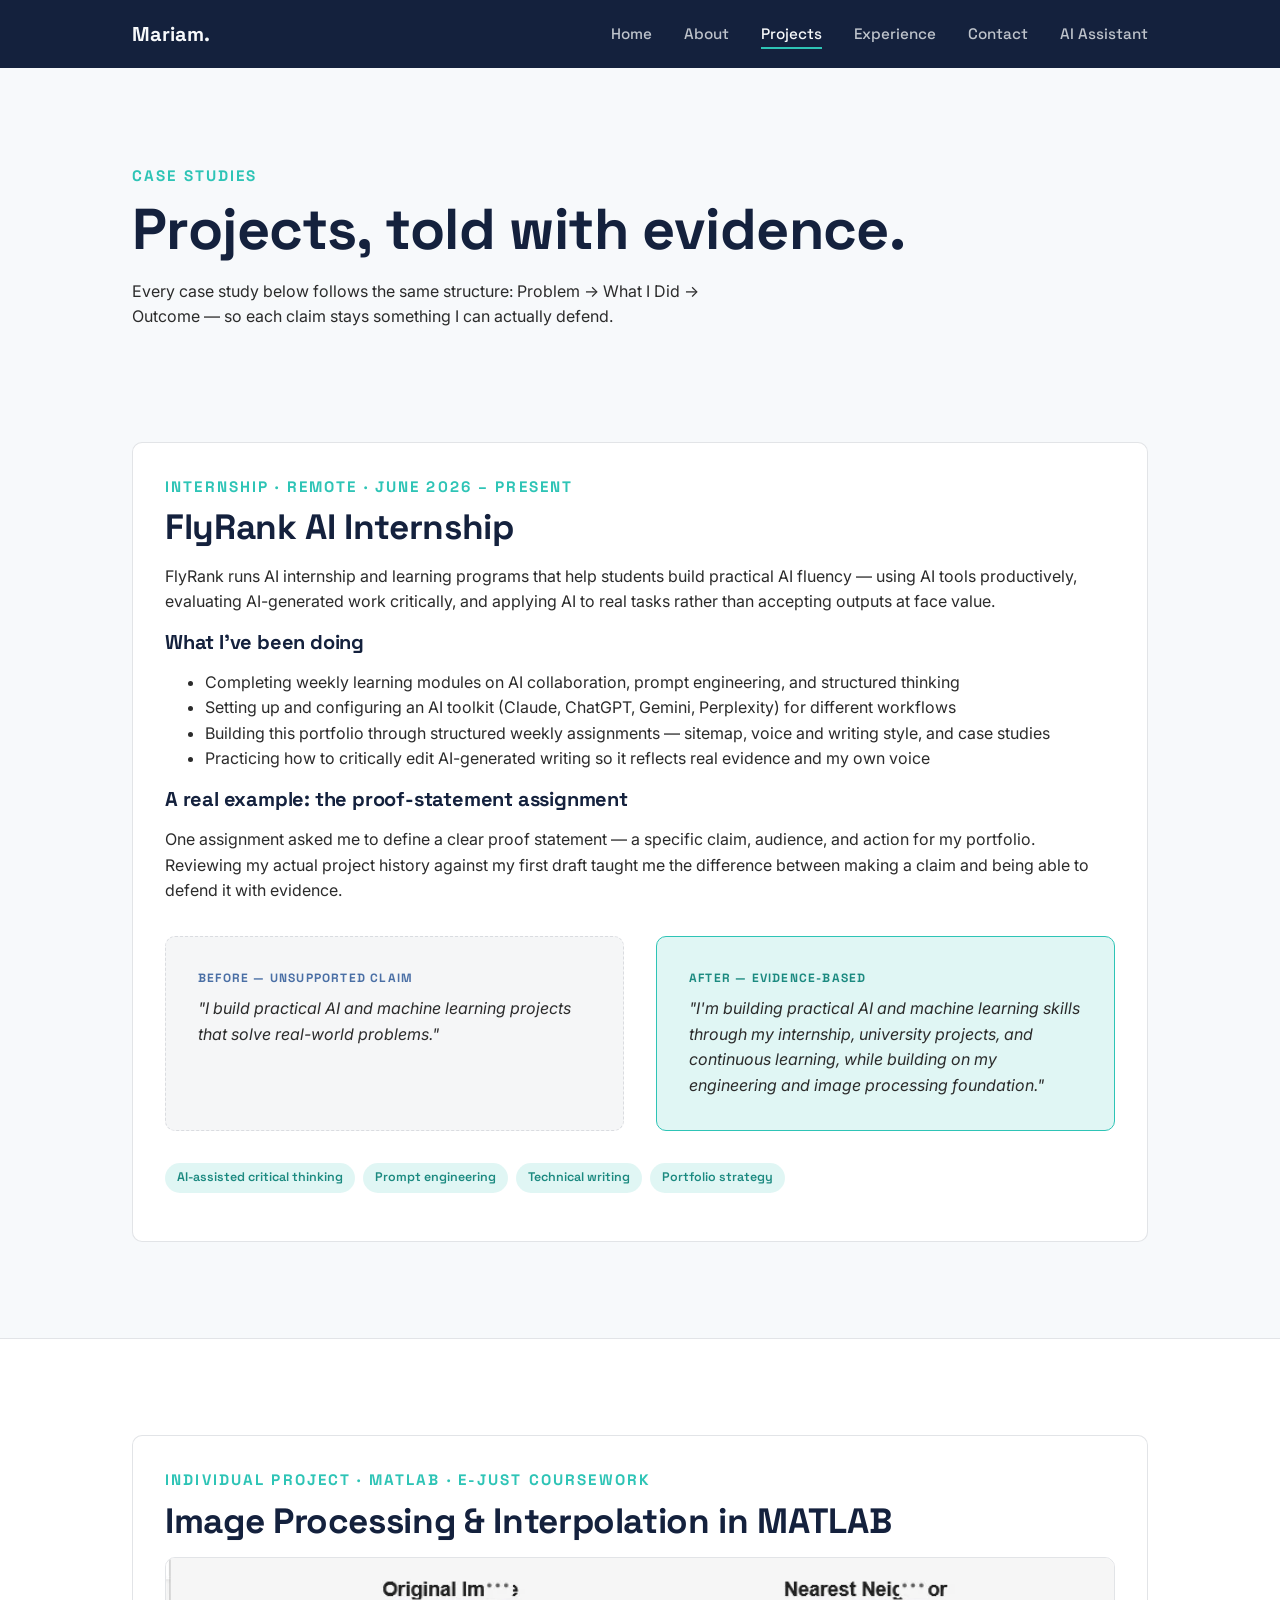
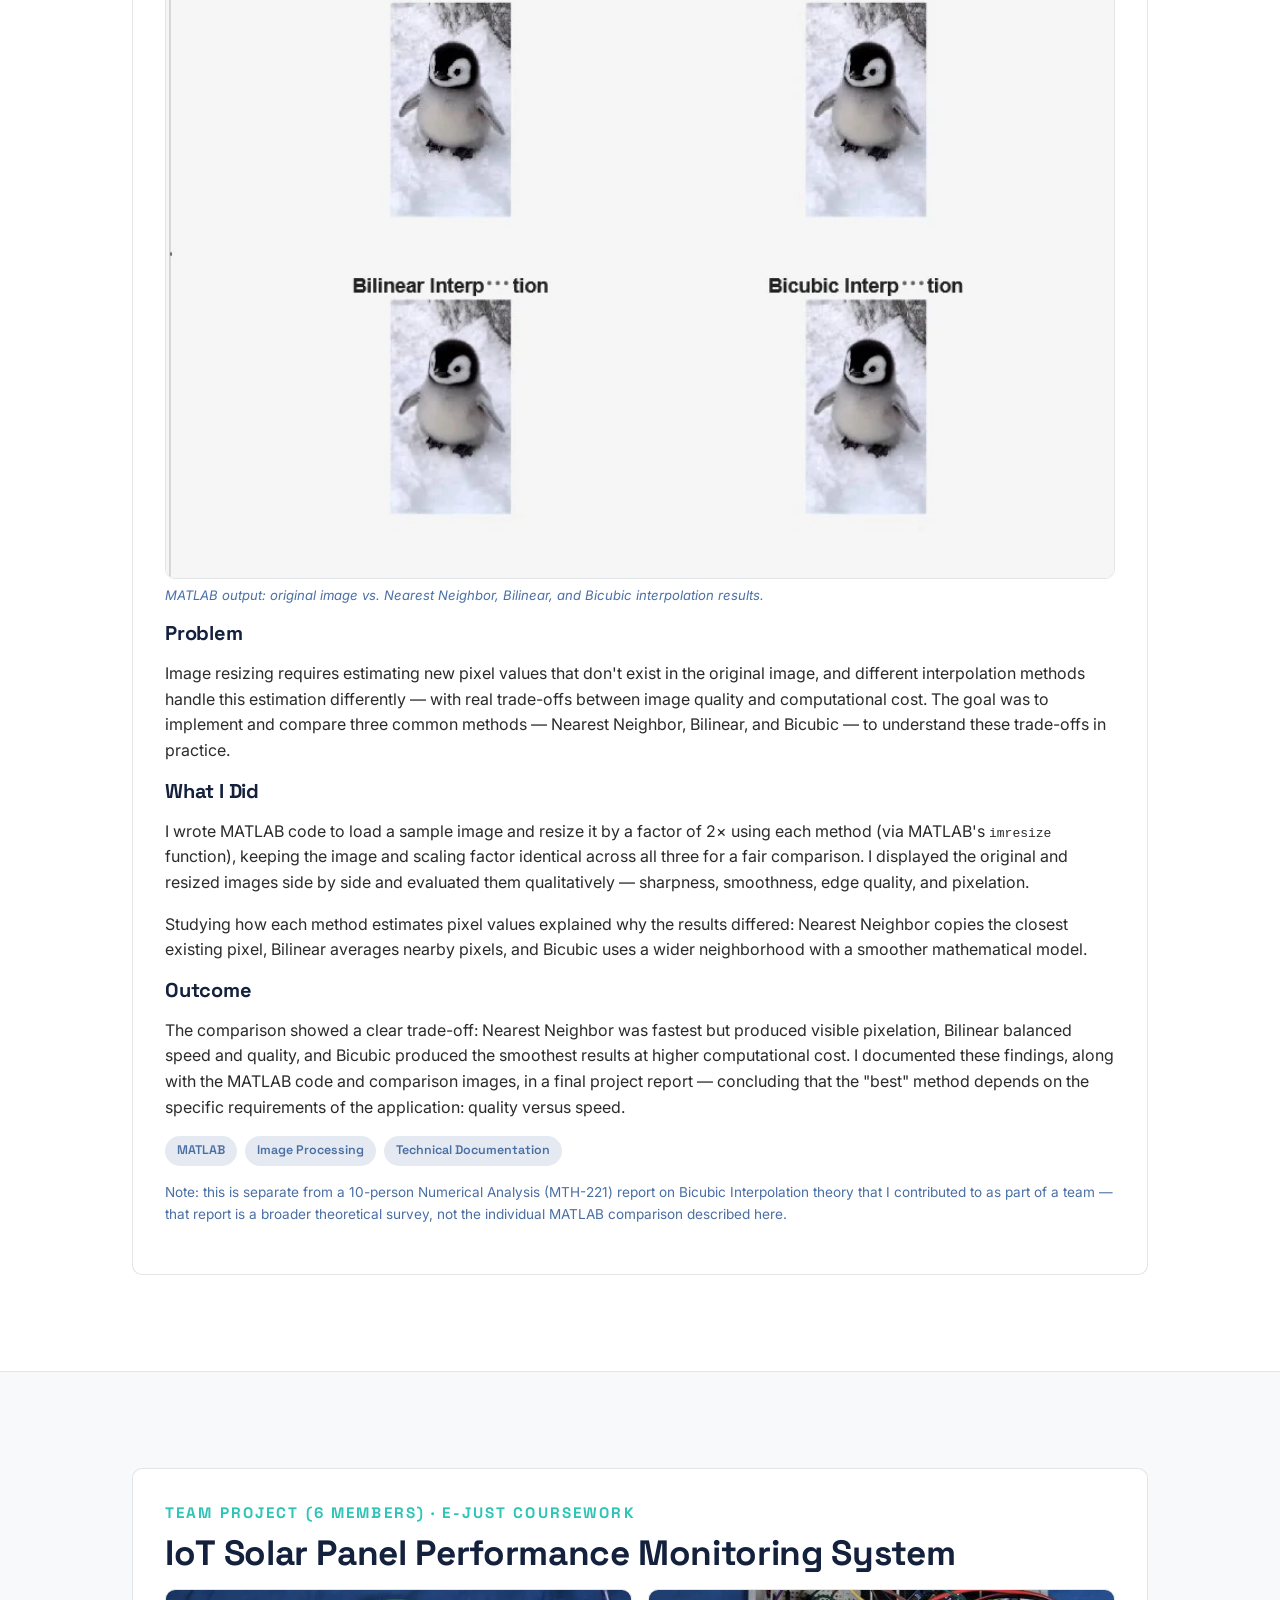
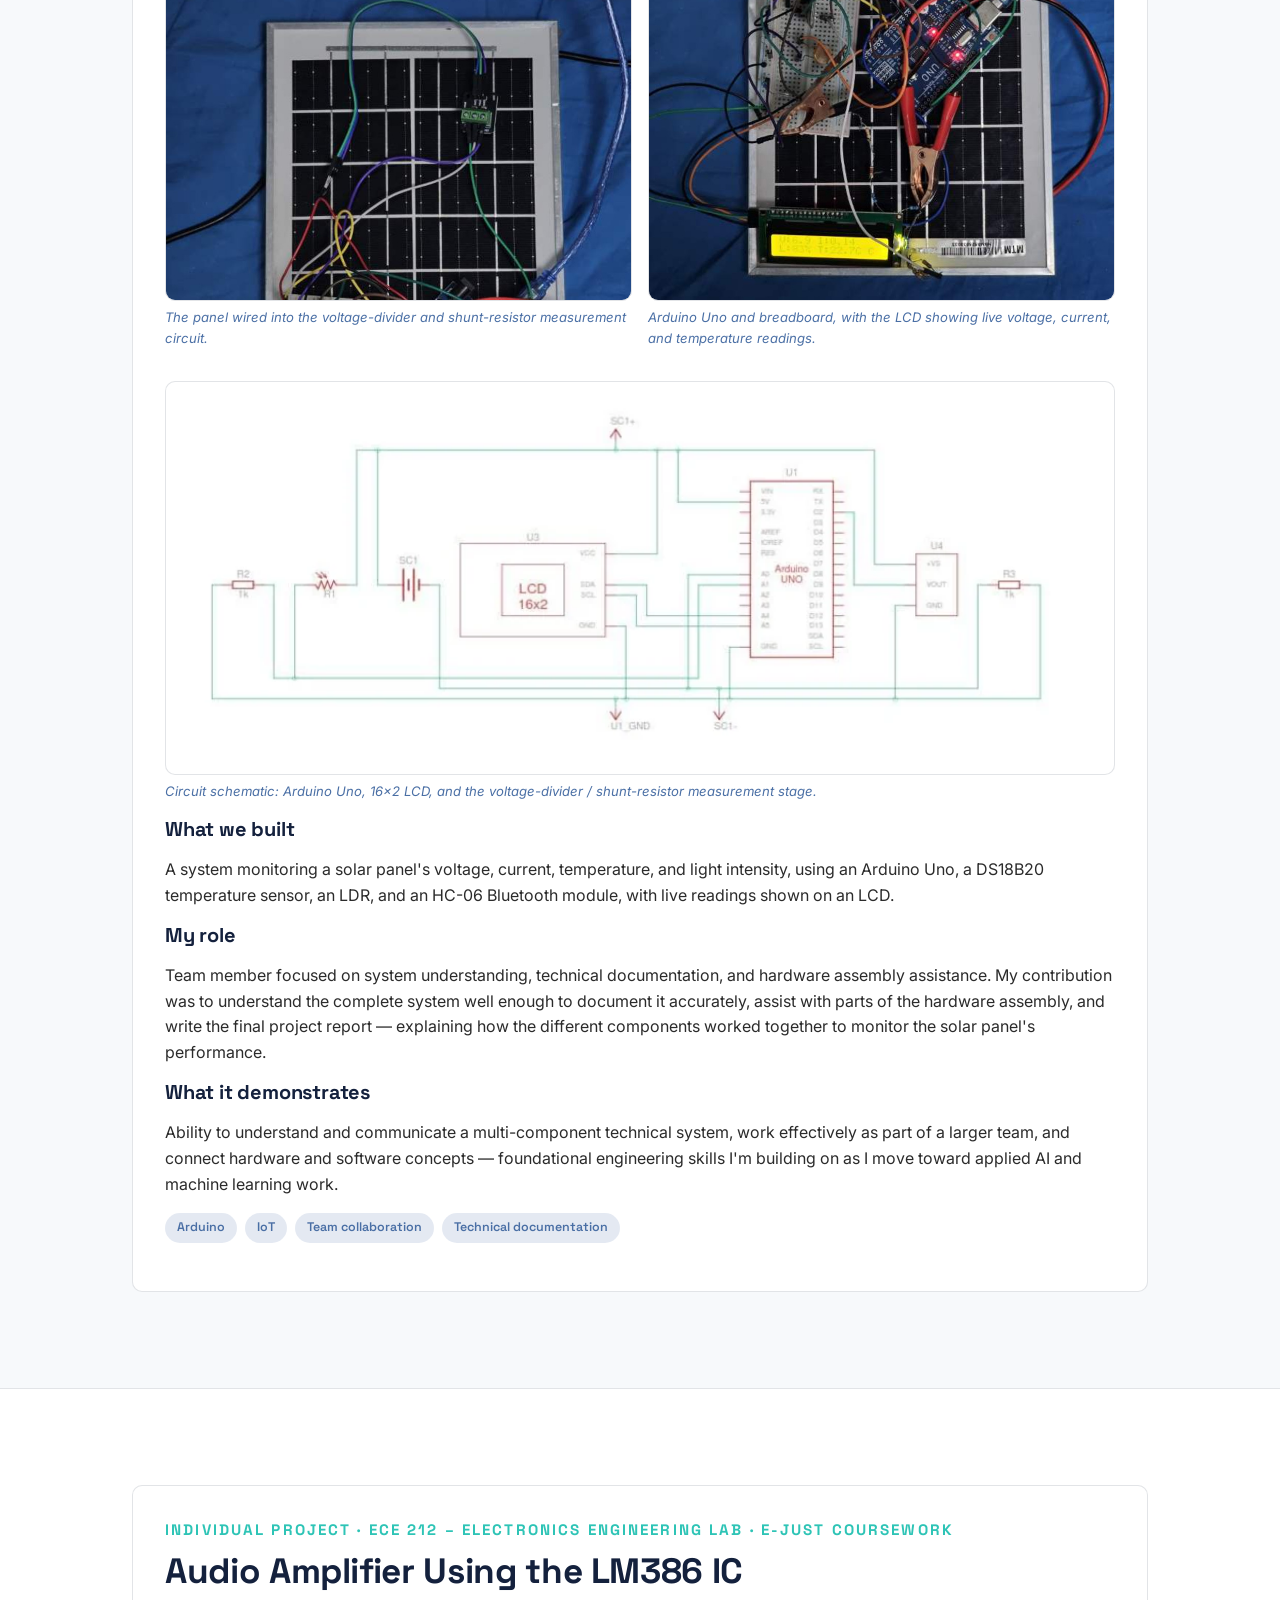
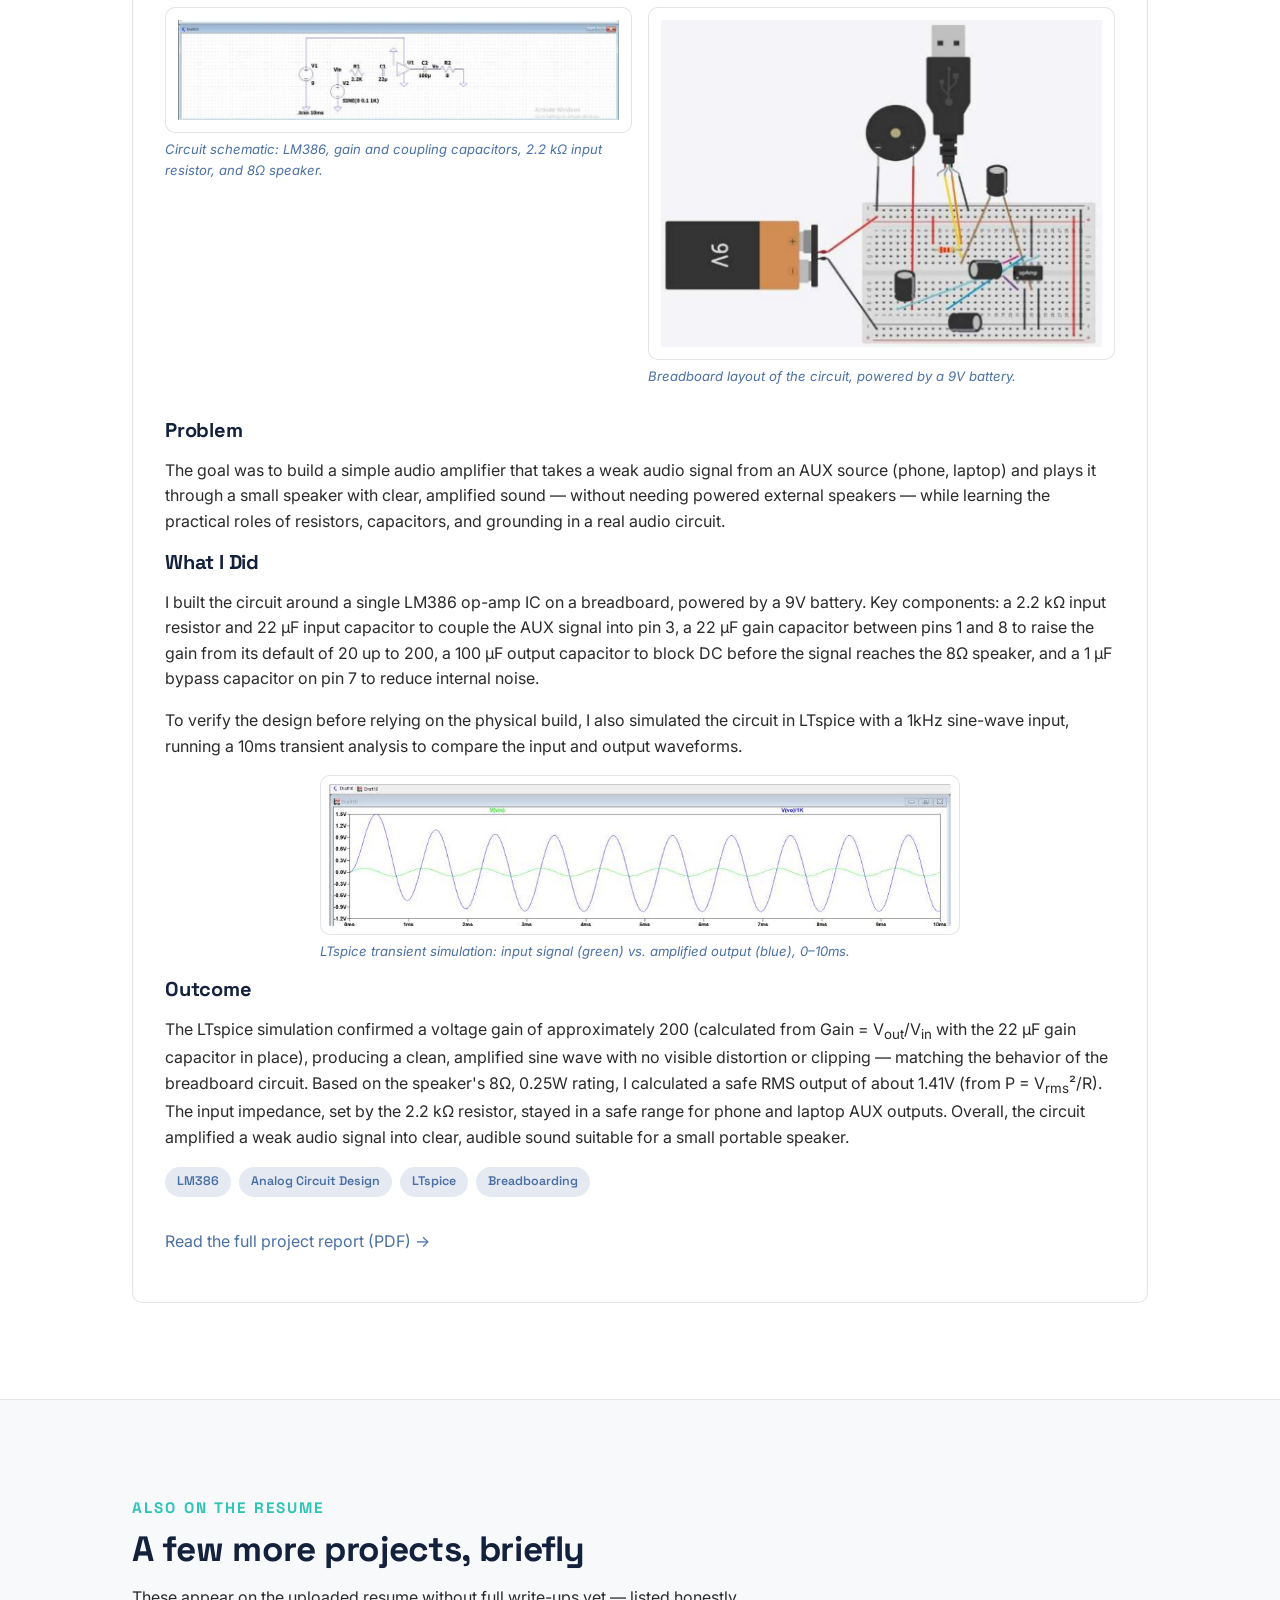
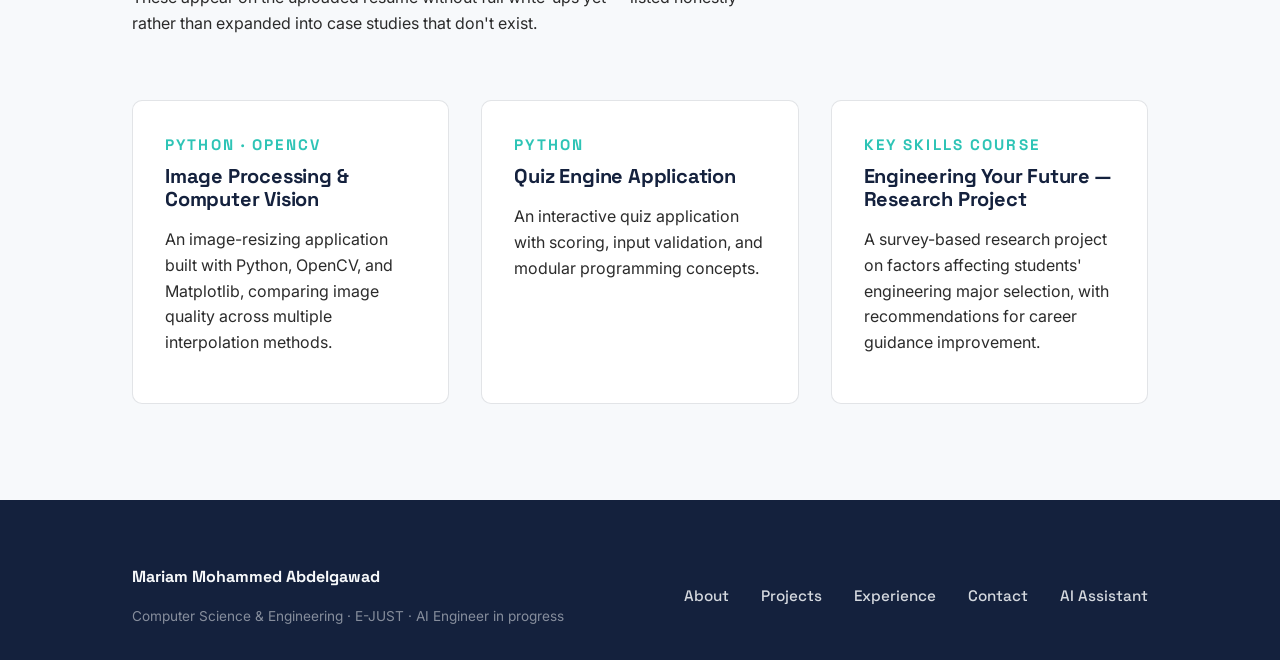
<file: projects.html>
<!DOCTYPE html>
<html lang="en">
<head>
  <meta charset="UTF-8" />
  <meta name="viewport" content="width=device-width, initial-scale=1.0" />
  <title>Projects — Mariam Mohammed Abdelgawad</title>
  <meta name="description" content="Case studies: FlyRank AI internship, image interpolation in MATLAB, IoT solar panel monitoring, and more." />
  <link rel="preconnect" href="https://fonts.googleapis.com">
  <link rel="preconnect" href="https://fonts.gstatic.com" crossorigin>
  <link href="https://fonts.googleapis.com/css2?family=Space+Grotesk:wght@500;600;700&family=Inter:wght@400;500;600&display=swap" rel="stylesheet">
  <link rel="stylesheet" href="css/style.css" />
</head>
<body>

  <header class="site-header">
    <nav class="nav">
      <a href="index.html" class="nav-brand">Mariam.</a>
      <button class="nav-toggle" aria-label="Toggle menu" aria-expanded="false">☰</button>
      <ul class="nav-links">
        <li><a href="index.html">Home</a></li>
        <li><a href="about.html">About</a></li>
        <li><a href="projects.html" aria-current="page">Projects</a></li>
        <li><a href="experience.html">Experience</a></li>
        <li><a href="contact.html">Contact</a></li>
        <li><a href="mariam_career_assistant.html" target="_blank" rel="noopener">AI Assistant</a></li>
      </ul>
    </nav>
  </header>

  <main>

    <section class="section" style="padding-bottom: 0;">
      <div class="container">
        <span class="eyebrow">Case studies</span>
        <h1>Projects, told with evidence.</h1>
        <p style="max-width:600px;">Every case study below follows the same structure: Problem → What I Did → Outcome — so each claim stays something I can actually defend.</p>
      </div>
    </section>

    <!-- ============ FLYRANK ============ -->
    <section id="flyrank" class="section">
      <div class="container">
        <div class="card">
          <span class="eyebrow">Internship · Remote · June 2026 – Present</span>
          <h2>FlyRank AI Internship</h2>
          <p>
            FlyRank runs AI internship and learning programs that help students build
            practical AI fluency — using AI tools productively, evaluating AI-generated
            work critically, and applying AI to real tasks rather than accepting outputs
            at face value.
          </p>

          <h3>What I've been doing</h3>
          <ul>
            <li>Completing weekly learning modules on AI collaboration, prompt engineering, and structured thinking</li>
            <li>Setting up and configuring an AI toolkit (Claude, ChatGPT, Gemini, Perplexity) for different workflows</li>
            <li>Building this portfolio through structured weekly assignments — sitemap, voice and writing style, and case studies</li>
            <li>Practicing how to critically edit AI-generated writing so it reflects real evidence and my own voice</li>
          </ul>

          <h3>A real example: the proof-statement assignment</h3>
          <p>
            One assignment asked me to define a clear proof statement — a specific claim, audience,
            and action for my portfolio. Reviewing my actual project history against my first draft
            taught me the difference between making a claim and being able to defend it with evidence.
          </p>

          <div class="compare">
            <div class="compare-block compare-before">
              <span class="compare-label">Before — unsupported claim</span>
              <p>"I build practical AI and machine learning projects that solve real-world problems."</p>
            </div>
            <div class="compare-block compare-after">
              <span class="compare-label">After — evidence-based</span>
              <p>"I'm building practical AI and machine learning skills through my internship, university projects, and continuous learning, while building on my engineering and image processing foundation."</p>
            </div>
          </div>

          <div class="tag-row" style="margin-top:var(--space-md);">
            <span class="tag tag-teal">AI-assisted critical thinking</span>
            <span class="tag tag-teal">Prompt engineering</span>
            <span class="tag tag-teal">Technical writing</span>
            <span class="tag tag-teal">Portfolio strategy</span>
          </div>
        </div>
      </div>
    </section>

    <!-- ============ IMAGE INTERPOLATION ============ -->
    <section id="interpolation" class="section section-alt">
      <div class="container">
        <div class="card">
          <span class="eyebrow">Individual project · MATLAB · E-JUST coursework</span>
          <h2>Image Processing &amp; Interpolation in MATLAB</h2>

          <figure class="figure">
            <img src="assets/matlab-interpolation-comparison.webp" alt="MATLAB figure showing the original image alongside Nearest Neighbor, Bilinear, and Bicubic interpolation results" loading="lazy" />
            <figcaption>MATLAB output: original image vs. Nearest Neighbor, Bilinear, and Bicubic interpolation results.</figcaption>
          </figure>

          <h3>Problem</h3>
          <p>
            Image resizing requires estimating new pixel values that don't exist in the
            original image, and different interpolation methods handle this estimation
            differently — with real trade-offs between image quality and computational
            cost. The goal was to implement and compare three common methods — Nearest
            Neighbor, Bilinear, and Bicubic — to understand these trade-offs in practice.
          </p>

          <h3>What I Did</h3>
          <p>
            I wrote MATLAB code to load a sample image and resize it by a factor of 2×
            using each method (via MATLAB's <code>imresize</code> function), keeping the
            image and scaling factor identical across all three for a fair comparison.
            I displayed the original and resized images side by side and evaluated them
            qualitatively — sharpness, smoothness, edge quality, and pixelation.
          </p>
          <p>
            Studying how each method estimates pixel values explained why the results
            differed: Nearest Neighbor copies the closest existing pixel, Bilinear
            averages nearby pixels, and Bicubic uses a wider neighborhood with a
            smoother mathematical model.
          </p>

          <h3>Outcome</h3>
          <p>
            The comparison showed a clear trade-off: Nearest Neighbor was fastest but
            produced visible pixelation, Bilinear balanced speed and quality, and Bicubic
            produced the smoothest results at higher computational cost. I documented
            these findings, along with the MATLAB code and comparison images, in a final
            project report — concluding that the "best" method depends on the specific
            requirements of the application: quality versus speed.
          </p>

          <div class="tag-row">
            <span class="tag">MATLAB</span>
            <span class="tag">Image Processing</span>
            <span class="tag">Technical Documentation</span>
          </div>

          <p style="font-size:0.85rem; color:var(--steel); margin-top:var(--space-sm);">
            Note: this is separate from a 10-person Numerical Analysis (MTH-221) report on
            Bicubic Interpolation theory that I contributed to as part of a team — that report
            is a broader theoretical survey, not the individual MATLAB comparison described here.
          </p>
        </div>
      </div>
    </section>

    <!-- ============ IOT SOLAR PANEL ============ -->
    <section id="solar" class="section">
      <div class="container">
        <div class="card">
          <span class="eyebrow">Team project (6 members) · E-JUST coursework</span>
          <h2>IoT Solar Panel Performance Monitoring System</h2>

          <div class="figure-row">
            <figure class="figure">
              <img src="assets/iot-panel-wiring.jpg" alt="Solar panel wired to the voltage divider and shunt resistor circuit" loading="lazy" />
              <figcaption>The panel wired into the voltage-divider and shunt-resistor measurement circuit.</figcaption>
            </figure>
            <figure class="figure">
              <img src="assets/iot-arduino-lcd.jpg" alt="Arduino Uno, breadboard, and LCD showing live voltage, current, and temperature readings" loading="lazy" />
              <figcaption>Arduino Uno and breadboard, with the LCD showing live voltage, current, and temperature readings.</figcaption>
            </figure>
          </div>
          <figure class="figure">
            <img src="assets/iot-schematic.webp" alt="Circuit schematic showing the Arduino Uno, LCD 16x2, and voltage divider connections" style="background:#fff; padding:12px;" loading="lazy" />
            <figcaption>Circuit schematic: Arduino Uno, 16×2 LCD, and the voltage-divider / shunt-resistor measurement stage.</figcaption>
          </figure>

          <h3>What we built</h3>
          <p>
            A system monitoring a solar panel's voltage, current, temperature, and light
            intensity, using an Arduino Uno, a DS18B20 temperature sensor, an LDR, and
            an HC-06 Bluetooth module, with live readings shown on an LCD.
          </p>

          <h3>My role</h3>
          <p>
            Team member focused on system understanding, technical documentation, and
            hardware assembly assistance. My contribution was to understand the complete
            system well enough to document it accurately, assist with parts of the
            hardware assembly, and write the final project report — explaining how the
            different components worked together to monitor the solar panel's performance.
          </p>

          <h3>What it demonstrates</h3>
          <p>
            Ability to understand and communicate a multi-component technical system,
            work effectively as part of a larger team, and connect hardware and software
            concepts — foundational engineering skills I'm building on as I move toward
            applied AI and machine learning work.
          </p>

          <div class="tag-row">
            <span class="tag">Arduino</span>
            <span class="tag">IoT</span>
            <span class="tag">Team collaboration</span>
            <span class="tag">Technical documentation</span>
          </div>
        </div>
      </div>
    </section>

    <!-- ============ AUDIO AMPLIFIER ============ -->
    <section id="audio-amplifier" class="section section-alt">
      <div class="container">
        <div class="card">
          <span class="eyebrow">Individual project · ECE 212 – Electronics Engineering Lab · E-JUST coursework</span>
          <h2>Audio Amplifier Using the LM386 IC</h2>

          <div class="figure-row">
            <figure class="figure">
              <img src="assets/audio-amp-schematic.webp" alt="Circuit schematic of the LM386 audio amplifier with capacitors, resistor, speaker, and AUX input" style="background:#fff; padding:12px;" loading="lazy" />
              <figcaption>Circuit schematic: LM386, gain and coupling capacitors, 2.2 kΩ input resistor, and 8Ω speaker.</figcaption>
            </figure>
            <figure class="figure">
              <img src="assets/audio-amp-breadboard.webp" alt="Breadboard layout of the audio amplifier circuit with a 9V battery, speaker, and USB power input" style="background:#fff; padding:12px;" loading="lazy" />
              <figcaption>Breadboard layout of the circuit, powered by a 9V battery.</figcaption>
            </figure>
          </div>

          <h3>Problem</h3>
          <p>
            The goal was to build a simple audio amplifier that takes a weak audio signal
            from an AUX source (phone, laptop) and plays it through a small speaker with
            clear, amplified sound — without needing powered external speakers — while
            learning the practical roles of resistors, capacitors, and grounding in a real
            audio circuit.
          </p>

          <h3>What I Did</h3>
          <p>
            I built the circuit around a single LM386 op-amp IC on a breadboard, powered
            by a 9V battery. Key components: a 2.2 kΩ input resistor and 22 µF input
            capacitor to couple the AUX signal into pin 3, a 22 µF gain capacitor between
            pins 1 and 8 to raise the gain from its default of 20 up to 200, a 100 µF
            output capacitor to block DC before the signal reaches the 8Ω speaker, and a
            1 µF bypass capacitor on pin 7 to reduce internal noise.
          </p>
          <p>
            To verify the design before relying on the physical build, I also simulated
            the circuit in LTspice with a 1kHz sine-wave input, running a 10ms transient
            analysis to compare the input and output waveforms.
          </p>

          <figure class="figure" style="max-width:640px; margin: var(--space-sm) auto;">
            <img src="assets/audio-amp-ltspice-waveform.png" alt="LTspice transient simulation plot showing the input sine wave and the larger amplified output waveform" style="background:#fff; padding:8px;" loading="lazy" />
            <figcaption>LTspice transient simulation: input signal (green) vs. amplified output (blue), 0–10ms.</figcaption>
          </figure>

          <h3>Outcome</h3>
          <p>
            The LTspice simulation confirmed a voltage gain of approximately 200 (calculated
            from Gain = V<sub>out</sub>/V<sub>in</sub> with the 22 µF gain capacitor in place),
            producing a clean, amplified sine wave with no visible distortion or clipping —
            matching the behavior of the breadboard circuit. Based on the speaker's 8Ω, 0.25W
            rating, I calculated a safe RMS output of about 1.41V (from P = V<sub>rms</sub>²/R).
            The input impedance, set by the 2.2 kΩ resistor, stayed in a safe range for phone
            and laptop AUX outputs. Overall, the circuit amplified a weak audio signal into
            clear, audible sound suitable for a small portable speaker.
          </p>

          <div class="tag-row">
            <span class="tag">LM386</span>
            <span class="tag">Analog Circuit Design</span>
            <span class="tag">LTspice</span>
            <span class="tag">Breadboarding</span>
          </div>

          <p style="margin-top:var(--space-md);">
            <a href="assets/audio-amplifier-report.pdf" target="_blank" rel="noopener">Read the full project report (PDF) →</a>
          </p>
        </div>
      </div>
    </section>

    <!-- ============ ADDITIONAL PROJECTS FROM RESUME ============ -->
    <section class="section">
      <div class="container">
        <div class="section-head">
          <span class="eyebrow">Also on the resume</span>
          <h2>A few more projects, briefly</h2>
          <p>These appear on the uploaded resume without full write-ups yet — listed honestly rather than expanded into case studies that don't exist.</p>
        </div>
        <div class="grid grid-3">
          <article class="card">
            <span class="eyebrow">Python · OpenCV</span>
            <h3>Image Processing &amp; Computer Vision</h3>
            <p>An image-resizing application built with Python, OpenCV, and Matplotlib, comparing image quality across multiple interpolation methods.</p>
          </article>
          <article class="card">
            <span class="eyebrow">Python</span>
            <h3>Quiz Engine Application</h3>
            <p>An interactive quiz application with scoring, input validation, and modular programming concepts.</p>
          </article>
          <article class="card">
            <span class="eyebrow">Key Skills course</span>
            <h3>Engineering Your Future — Research Project</h3>
            <p>A survey-based research project on factors affecting students' engineering major selection, with recommendations for career guidance improvement.</p>
          </article>
        </div>
      </div>
    </section>

  </main>

  <footer class="site-footer">
    <div class="container footer-inner">
      <div>
        <strong style="color:var(--offwhite); font-family:var(--font-heading);">Mariam Mohammed Abdelgawad</strong>
        <div class="footer-note">Computer Science &amp; Engineering · E-JUST · AI Engineer in progress</div>
      </div>
      <ul class="nav-links" style="position:static; flex-direction:row; padding:0; background:none;">
        <li><a href="about.html">About</a></li>
        <li><a href="projects.html">Projects</a></li>
        <li><a href="experience.html">Experience</a></li>
        <li><a href="contact.html">Contact</a></li>
        <li><a href="mariam_career_assistant.html" target="_blank" rel="noopener">AI Assistant</a></li>
      </ul>
    </div>
  </footer>

  <script src="js/script.js"></script>
</body>
</html>
</file>
<file: css/style.css>
/* =========================================================
   MARIAM — AI ENGINEERING PORTFOLIO
   Design tokens come straight from the Visual Identity Guide.
   ========================================================= */

:root {
  /* Colors (from Visual Identity Guide) */
  --navy: #14213D;
  --steel: #4A6FA5;
  --teal: #2EC4B6;
  --offwhite: #F7F9FB;
  --charcoal: #2B2B2B;

  /* Derived tones (same hues, used for hover/borders/subtle fills) */
  --navy-soft: #1c2c50;
  --steel-soft: rgba(74, 111, 165, 0.15);
  --teal-soft: rgba(46, 196, 182, 0.15);
  --border-soft: rgba(20, 33, 61, 0.12);

  /* Type */
  --font-heading: 'Space Grotesk', sans-serif;
  --font-body: 'Inter', sans-serif;

  /* Layout */
  --max-width: 1080px;
  --radius: 10px;
  --space-xs: 8px;
  --space-sm: 16px;
  --space-md: 32px;
  --space-lg: 64px;
  --space-xl: 96px;
}

* { box-sizing: border-box; }

html { scroll-behavior: smooth; }

@media (prefers-reduced-motion: reduce) {
  html { scroll-behavior: auto; }
  * { animation: none !important; transition: none !important; }
}

body {
  margin: 0;
  font-family: var(--font-body);
  color: var(--charcoal);
  background: var(--offwhite);
  line-height: 1.6;
  -webkit-font-smoothing: antialiased;
}

h1, h2, h3, h4 {
  font-family: var(--font-heading);
  color: var(--navy);
  margin: 0 0 var(--space-sm);
  line-height: 1.15;
  letter-spacing: -0.01em;
}

h1 { font-size: clamp(2.4rem, 5vw, 3.6rem); }
h2 { font-size: clamp(1.6rem, 3vw, 2.2rem); }
h3 { font-size: 1.25rem; }

p { margin: 0 0 var(--space-sm); }

a {
  color: var(--steel);
  text-decoration: none;
}
a:hover { color: var(--teal); }

/* Visible keyboard focus everywhere */
a:focus-visible,
button:focus-visible,
input:focus-visible,
textarea:focus-visible {
  outline: 2px solid var(--teal);
  outline-offset: 3px;
}

img { max-width: 100%; display: block; }

.container {
  max-width: var(--max-width);
  margin: 0 auto;
  padding: 0 var(--space-md);
}

.eyebrow {
  font-family: var(--font-heading);
  font-size: 0.95rem;
  letter-spacing: 0.14em;
  text-transform: uppercase;
  color: var(--teal);
  font-weight: 700;
  display: block;
  margin-bottom: var(--space-xs);
}

/* ---------- Navigation ---------- */
.site-header {
  background: var(--navy);
  position: sticky;
  top: 0;
  z-index: 50;
}

.nav {
  display: flex;
  align-items: center;
  justify-content: space-between;
  padding: 18px var(--space-md);
  max-width: var(--max-width);
  margin: 0 auto;
}

.nav-brand {
  font-family: var(--font-heading);
  color: var(--offwhite);
  font-size: 1.25rem;
  font-weight: 700;
}
.nav-brand:hover { color: var(--teal); }

.nav-links {
  list-style: none;
  display: flex;
  gap: var(--space-md);
  margin: 0;
  padding: 0;
}

.nav-links a {
  color: rgba(247, 249, 251, 0.75);
  font-family: var(--font-heading);
  font-size: 0.95rem;
  font-weight: 500;
  padding-bottom: 4px;
  border-bottom: 2px solid transparent;
}

.nav-links a:hover,
.nav-links a[aria-current="page"] {
  color: var(--offwhite);
  border-bottom-color: var(--teal);
}

.nav-toggle {
  display: none;
  background: none;
  border: none;
  color: var(--offwhite);
  font-size: 1.6rem;
  cursor: pointer;
}

/* ---------- Buttons ---------- */
.btn {
  display: inline-block;
  font-family: var(--font-heading);
  font-weight: 600;
  font-size: 0.95rem;
  padding: 12px 26px;
  border-radius: 999px;
  border: 2px solid transparent;
  cursor: pointer;
  transition: transform 0.15s ease, background 0.15s ease, color 0.15s ease;
}
.btn:hover { transform: translateY(-2px); }

.btn-primary {
  background: var(--teal);
  color: var(--navy);
}
.btn-primary:hover { background: #26b0a3; color: var(--navy); }

.btn-outline {
  background: transparent;
  border-color: var(--offwhite);
  color: var(--offwhite);
}
.btn-outline:hover { background: var(--offwhite); color: var(--navy); }

.btn-outline-dark {
  background: transparent;
  border-color: var(--steel);
  color: var(--navy);
}
.btn-outline-dark:hover { background: var(--steel); color: #fff; }

/* ---------- Hero ---------- */
.hero {
  position: relative;
  background: var(--navy);
  color: var(--offwhite);
  overflow: hidden;
  padding: var(--space-xl) 0 var(--space-xl);
}

#hero-canvas {
  position: absolute;
  inset: 0;
  width: 100%;
  height: 100%;
  opacity: 0.55;
}

.hero-inner {
  position: relative;
  z-index: 2;
  max-width: 720px;
}

.hero p.lede {
  font-size: 1.15rem;
  color: rgba(247, 249, 251, 0.85);
  max-width: 560px;
}

.hero-actions {
  display: flex;
  gap: var(--space-sm);
  margin-top: var(--space-md);
  flex-wrap: wrap;
}

/* ---------- Sections ---------- */
.section {
  padding: var(--space-xl) 0;
}

.section-tight { padding: var(--space-lg) 0; }

.section-alt {
  background: #fff;
  border-top: 1px solid var(--border-soft);
  border-bottom: 1px solid var(--border-soft);
}

.section-navy {
  background: var(--navy);
  color: var(--offwhite);
}
.section-navy h2, .section-navy h3 { color: var(--offwhite); }

.section-head {
  max-width: 640px;
  margin-bottom: var(--space-lg);
}

/* ---------- Cards / Grids ---------- */
.grid {
  display: grid;
  gap: var(--space-md);
}

.grid-3 { grid-template-columns: repeat(3, 1fr); }
.grid-2 { grid-template-columns: repeat(2, 1fr); }

@media (max-width: 860px) {
  .grid-3, .grid-2 { grid-template-columns: 1fr; }
}

.card {
  background: #fff;
  border: 1px solid var(--border-soft);
  border-radius: var(--radius);
  padding: var(--space-md);
  transition: border-color 0.15s ease, transform 0.15s ease;
}
.card:hover {
  border-color: var(--teal);
  transform: translateY(-3px);
}

.card .eyebrow { margin-bottom: var(--space-xs); }

.tag-row {
  display: flex;
  flex-wrap: wrap;
  gap: 8px;
  margin: var(--space-sm) 0;
}

.tag {
  background: var(--steel-soft);
  color: var(--steel);
  font-size: 0.78rem;
  font-family: var(--font-heading);
  font-weight: 600;
  padding: 5px 12px;
  border-radius: 999px;
}

.tag.tag-teal { background: var(--teal-soft); color: #1c8a80; }

/* ---------- Evidence Trail (signature element) ----------
   A vertical line that visually turns from a dashed "claim"
   into a solid teal "evidence" line at each real milestone.
   Used on About (timeline) and Experience (case study) pages.
*/
.trail {
  position: relative;
  padding-left: 36px;
  border-left: 2px dashed var(--border-soft);
}

.trail-item {
  position: relative;
  padding-bottom: var(--space-lg);
}
.trail-item:last-child { padding-bottom: 0; }

.trail-item::before {
  content: "";
  position: absolute;
  left: -43px;
  top: 4px;
  width: 14px;
  height: 14px;
  border-radius: 50%;
  background: var(--offwhite);
  border: 2px solid var(--teal);
}

.trail-item::after {
  content: "";
  position: absolute;
  left: -37px;
  top: 18px;
  width: 2px;
  height: calc(100% - 4px);
  background: var(--teal);
}
.trail-item:last-child::after { display: none; }

.trail-item .trail-date {
  font-family: var(--font-heading);
  font-size: 0.8rem;
  color: var(--steel);
  font-weight: 600;
  letter-spacing: 0.04em;
  text-transform: uppercase;
}

/* ---------- Before / After block ---------- */
.compare {
  display: grid;
  grid-template-columns: 1fr 1fr;
  gap: var(--space-md);
  margin-top: var(--space-md);
}
@media (max-width: 700px) { .compare { grid-template-columns: 1fr; } }

.compare-block {
  border-radius: var(--radius);
  padding: var(--space-md);
}
.compare-before {
  background: rgba(20,33,61,0.04);
  border: 1px dashed var(--border-soft);
}
.compare-after {
  background: var(--teal-soft);
  border: 1px solid var(--teal);
}
.compare-label {
  font-family: var(--font-heading);
  font-weight: 700;
  font-size: 0.75rem;
  letter-spacing: 0.1em;
  text-transform: uppercase;
  display: block;
  margin-bottom: var(--space-xs);
}
.compare-before .compare-label { color: var(--steel); }
.compare-after .compare-label { color: #1c8a80; }
.compare-block p { font-style: italic; margin: 0; }

/* ---------- Placeholder blocks (honest "fill this in" slots) ---------- */
.placeholder {
  border: 2px dashed var(--steel);
  border-radius: var(--radius);
  padding: var(--space-md);
  background: var(--steel-soft);
  color: var(--navy);
  font-size: 0.92rem;
}
.placeholder strong { display: block; margin-bottom: 4px; }

.avatar-placeholder {
  width: 160px;
  height: 160px;
  border-radius: 50%;
  background: var(--steel-soft);
  border: 2px dashed var(--steel);
  display: flex;
  align-items: center;
  justify-content: center;
  text-align: center;
  font-size: 0.8rem;
  color: var(--steel);
  padding: var(--space-sm);
}

.figure {
  margin: 0 0 var(--space-sm);
}
.figure img {
  width: 100%;
  border-radius: var(--radius);
  border: 1px solid var(--border-soft);
}
.figure figcaption {
  font-size: 0.82rem;
  color: var(--steel);
  margin-top: 6px;
  font-style: italic;
}
.figure-row {
  display: grid;
  grid-template-columns: 1fr 1fr;
  gap: var(--space-sm);
  margin-bottom: var(--space-sm);
}
@media (max-width: 700px) { .figure-row { grid-template-columns: 1fr; } }

.avatar-photo {
  width: 200px;
  height: 200px;
  border-radius: 50%;
  object-fit: cover;
  border: 3px solid var(--teal);
}

.shot-placeholder {
  width: 100%;
  aspect-ratio: 16/9;
  border-radius: var(--radius);
  background: var(--steel-soft);
  border: 2px dashed var(--steel);
  display: flex;
  align-items: center;
  justify-content: center;
  text-align: center;
  font-size: 0.82rem;
  color: var(--steel);
  padding: var(--space-sm);
  margin-bottom: var(--space-sm);
}

/* ---------- Skills ---------- */
.skills-grid {
  display: grid;
  grid-template-columns: repeat(auto-fit, minmax(220px, 1fr));
  gap: var(--space-sm);
}

.skill-card {
  background: #fff;
  border: 1px solid var(--border-soft);
  border-radius: var(--radius);
  padding: var(--space-sm) var(--space-md);
}
.skill-card h3 { font-size: 1rem; margin-bottom: 6px; }
.skill-card p { margin: 0; font-size: 0.9rem; color: var(--steel); }

/* ---------- Contact ---------- */
.contact-grid {
  display: grid;
  grid-template-columns: 1fr 1fr;
  gap: var(--space-lg);
}
@media (max-width: 800px) { .contact-grid { grid-template-columns: 1fr; } }

.contact-links {
  list-style: none;
  padding: 0;
  margin: 0;
  display: grid;
  gap: var(--space-sm);
}

.contact-links a {
  display: flex;
  align-items: center;
  gap: 10px;
  font-family: var(--font-heading);
  font-weight: 600;
  color: var(--navy);
  padding: 14px 18px;
  border: 1px solid var(--border-soft);
  border-radius: var(--radius);
  background: #fff;
}
.contact-links a:hover {
  border-color: var(--teal);
  color: var(--teal);
}

form.contact-form {
  display: grid;
  gap: var(--space-sm);
}

.contact-form label {
  font-family: var(--font-heading);
  font-size: 0.85rem;
  font-weight: 600;
  color: var(--navy);
  display: block;
  margin-bottom: 6px;
}

.contact-form input,
.contact-form textarea {
  width: 100%;
  font-family: var(--font-body);
  font-size: 0.95rem;
  padding: 12px 14px;
  border-radius: 8px;
  border: 1px solid var(--border-soft);
  background: #fff;
  color: var(--charcoal);
}

.contact-form textarea { resize: vertical; min-height: 130px; }

.form-status {
  font-size: 0.9rem;
  font-weight: 600;
  min-height: 1.2em;
}
.form-status.ok { color: #1c8a80; }

/* ---------- Footer ---------- */
.site-footer {
  background: var(--navy);
  color: rgba(247,249,251,0.7);
  padding: var(--space-lg) 0 var(--space-md);
}
.footer-inner {
  display: flex;
  justify-content: space-between;
  align-items: center;
  flex-wrap: wrap;
  gap: var(--space-sm);
}
.site-footer a { color: rgba(247,249,251,0.85); }
.footer-note { font-size: 0.85rem; margin-top: var(--space-sm); color: rgba(247,249,251,0.5); }

/* ---------- Mobile nav ---------- */
@media (max-width: 760px) {
  .nav-toggle { display: block; }
  .nav-links {
    position: absolute;
    top: 100%;
    left: 0;
    right: 0;
    background: var(--navy);
    flex-direction: column;
    padding: var(--space-sm) var(--space-md) var(--space-md);
    gap: var(--space-sm);
    display: none;
  }
  .nav-links.open { display: flex; }
}
</file>
